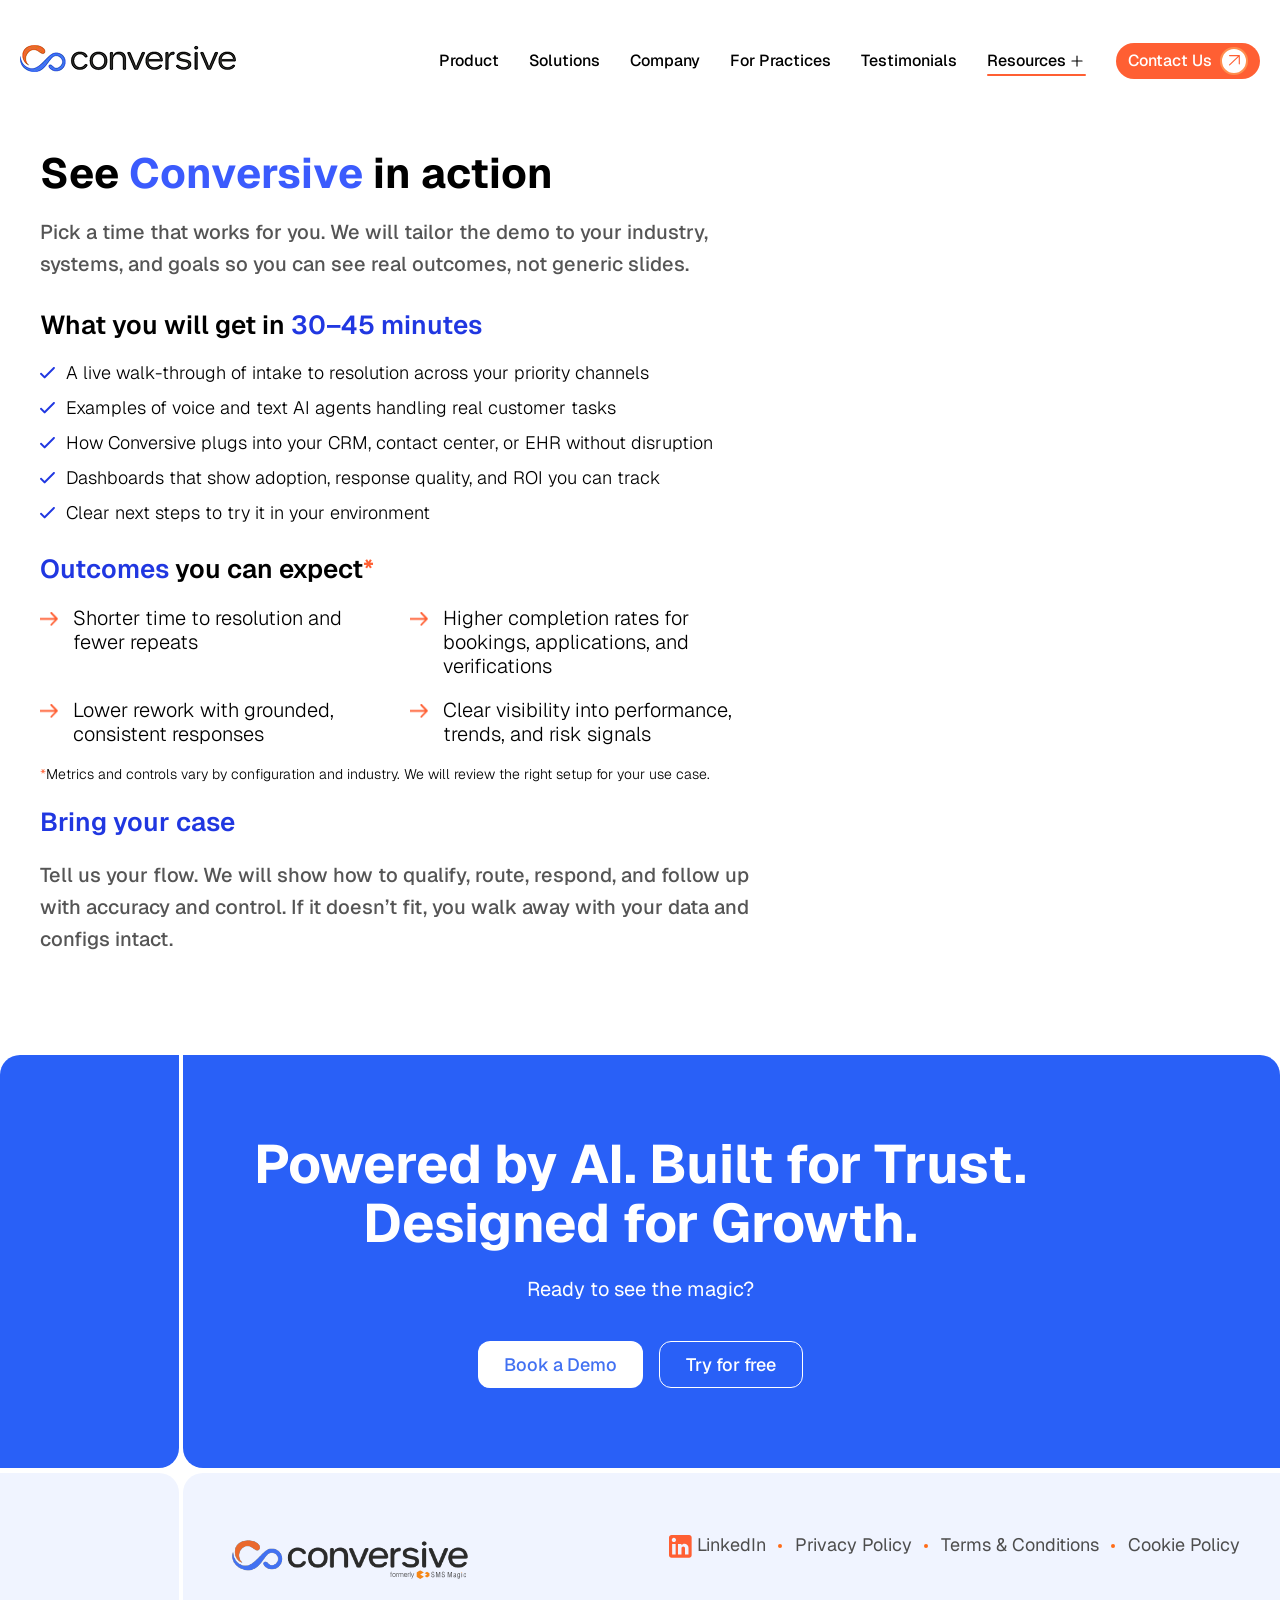
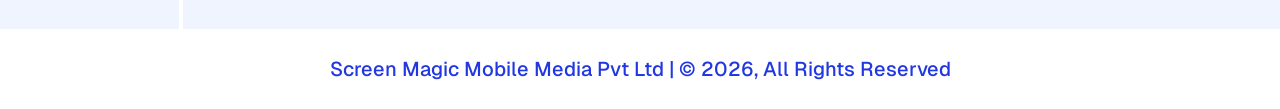
<file: demo.html>
<!DOCTYPE html>
<html class="no-js" lang="en">

<head>
  <!-- Meta Tags -->
  <meta charset="utf-8" />
  <meta http-equiv="x-ua-compatible" content="ie=edge" />
  <meta http-equiv="content-type" content="text/html;charset=utf-8" />
  <meta name="viewport" content="width=device-width, initial-scale=1" />
  <meta name="google-site-verification" content="slu8Ph2HxIn2S5bP2c09TJxh_hRqbJGFEjZdJwM_DaE" />

  <!-- SEO: Title & Description -->
  <title>Book a Demo | See Conversive AI Patient Engagement in Action</title>
  <meta name="description" content="Book a personalized 30–45 minute demo of Conversive's AI-powered patient engagement platform. See real-time intake, appointment booking, and omnichannel messaging tailored to your workflow." />
  <meta name="keywords" content="book a demo, conversive demo, patient engagement demo, healthcare AI demo, care conversations platform, book meeting" />
  <meta name="robots" content="index, follow" />
  <link rel="canonical" href="https://conversive.ai/demo.html" />

  <!-- Open Graph -->
  <meta property="og:type" content="website" />
  <meta property="og:url" content="https://conversive.ai/demo.html" />
  <meta property="og:title" content="Book a Demo | Conversive AI Patient Engagement Platform" />
  <meta property="og:description" content="Schedule a personalized demo and see how Conversive reduces no-shows, automates intake, and engages patients across SMS, WhatsApp, voice & email." />
  <meta property="og:image" content="https://conversive.ai/assets/img/conversive-hero.png" />
  <meta property="og:image:alt" content="Conversive Demo — AI Patient Engagement" />
  <meta property="og:site_name" content="Conversive" />
  <meta property="og:locale" content="en_US" />

  <!-- Twitter Card -->
  <meta name="twitter:card" content="summary_large_image" />
  <meta name="twitter:url" content="https://conversive.ai/demo.html" />
  <meta name="twitter:title" content="Book a Demo | Conversive AI Patient Engagement Platform" />
  <meta name="twitter:description" content="Schedule a personalized demo and see how Conversive reduces no-shows, automates intake, and engages patients across SMS, WhatsApp, voice & email." />
  <meta name="twitter:image" content="https://conversive.ai/assets/img/conversive-hero.png" />

  <!-- Favicon -->
  <link rel="icon" type="image/png" href="assets/img/favicon/favicon-96x96.png" sizes="96x96" />
  <link rel="icon" type="image/svg+xml" href="assets/img/favicon/favicon.svg" />
  <link rel="shortcut icon" href="assets/img/favicon/favicon.ico" />
  <link rel="apple-touch-icon" sizes="180x180" href="assets/img/favicon/apple-touch-icon.png" />
  <meta name="apple-mobile-web-app-title" content="Conversive" />
  <link rel="manifest" href="assets/img/favicon/site.webmanifest" />

  <!-- JSON-LD: Service -->
  <script type="application/ld+json">
  {
    "@context": "https://schema.org",
    "@type": "Service",
    "name": "Conversive Platform Demo",
    "description": "A personalized 30–45 minute live walk-through of Conversive's AI patient engagement platform tailored to your industry, systems, and goals.",
    "url": "https://conversive.ai/demo.html",
    "provider": {
      "@type": "Organization",
      "name": "Conversive",
      "url": "https://conversive.ai"
    },
    "offers": { "@type": "Offer", "price": "0", "priceCurrency": "USD" }
  }
  </script>

  <!-- JSON-LD: BreadcrumbList -->
  <script type="application/ld+json">
  {
    "@context": "https://schema.org",
    "@type": "BreadcrumbList",
    "itemListElement": [
      { "@type": "ListItem", "position": 1, "name": "Home", "item": "https://conversive.ai/" },
      { "@type": "ListItem", "position": 2, "name": "Book a Demo", "item": "https://conversive.ai/demo.html" }
    ]
  }
  </script>

  <link rel="preconnect" href="https://fonts.googleapis.com">
  <link rel="preconnect" href="https://fonts.gstatic.com" crossorigin>
  <link href="https://fonts.googleapis.com/css2?family=Geist:wght@100..900&display=swap" rel="stylesheet">

  <link rel="stylesheet" href="assets/css/animate.min.css" />
  <link rel="stylesheet" href="assets/css/style.css" />
  <link rel="stylesheet" href="assets/css/meanmenu.css" />

  <!-- Owl Carousel CSS -->
  <link rel="stylesheet" href="https://cdnjs.cloudflare.com/ajax/libs/OwlCarousel2/2.3.4/assets/owl.carousel.min.css" />
  <link rel="stylesheet"
    href="https://cdnjs.cloudflare.com/ajax/libs/OwlCarousel2/2.3.4/assets/owl.theme.default.min.css" />

</head>

<body>

  <!-- HEADER START -->
  <header class="aw-header-area header-absolute">
    <div class="container">
      <div class="col-12 d-flex flex-wrap align-items-center justify-content">
        <div class="logo-box">
          <a href="https://works.pivika.com/bm/conversive">
            <img src="assets/img/logo.png" alt="" />
          </a>
        </div>

        <div class="header-menu" id="headerMenu">
          <nav>
            <ul>
              <!-- <li class="current-menu-ancestor">
                         <a class="current-menu-item" href="#product">Product</a>
                      </li> -->
              <li><a href="https://works.pivika.com/bm/conversive#product">Product</a></li>
              <li><a href="https://works.pivika.com/bm/conversive#solutions">Solutions</a></li>
              <li><a href="https://works.pivika.com/bm/conversive#company">Company</a></li>
              <li><a href="https://works.pivika.com/bm/conversive#practices">For Practices</a></li>
              <li><a href="https://works.pivika.com/bm/conversive#testimonials">Testimonials</a></li>
              <li class="has-dropdown"><a href="#">Resources</a>

                        <ul class="sub-menu">
                            <li>
                               <a href="https://works.pivika.com/bm/conversive/#resources">Resources</a>
                            </li>
                            <li>
                               <a href="blogs.html">Blogs</a>
                            </li>
                           
                         </ul>
                     
                     </li>
              <li class="contact-menu">
                <!-- <a class="btn aw-btn-primary" href="contact.html">Contact Us</a> -->
                <a href="#" class="btn-demo">
                  <span class="btn-text">Contact Us</span>
                  <span class="btn-icon">
                    <img class="" data-wow-delay=".4s" src="assets/img/btn-arrow.svg" alt="" />
                  </span>
                </a>

                <ul class="sub-menu">
                  <li class="has-dropdown current-menu-ancestor">
                    <a href="tel:18885681315">US: <strong> 1-888-568-1315 </strong></a>
                  </li>
                  <li class="has-dropdown current-menu-ancestor">
                    <a href="tel:08081891305">UK:  <strong>0-808-189-1305 </strong></a>
                  </li>
                  <li class="has-dropdown current-menu-ancestor">
                    <a href="tel:1800823175">AUS: <strong>1-800-823-175 </strong></a>  
                  </li>
                  <li class="has-dropdown current-menu-ancestor">
                    <a href="tel:8956778475">IND: <strong> 8956778475 </strong></a>
                  </li>
                </ul>
              </li>

            </ul>
          </nav>
        </div>
        <div class="mobile-menu d-lg-none"></div>

        <div class="menu-bar d-lg-none">
          <button>
            <span></span>
            <span></span>
            <span></span>
            <span></span>
          </button>
        </div>
      </div>
    </div>
  </header>


  <main class="site-content" id="content">

    <section class="demo-section">
      <div class="container">

        <div class="demo-grid">

          <!-- Left Content -->
          <div class="demo-content">

            <h2>See <span>Conversive</span> in action</h2>

            <p class="intro">
              Pick a time that works for you. We will tailor the demo to your industry,
              systems, and goals so you can see real outcomes, not generic slides.
            </p>

            <h3>What you will get in <span>30–45 minutes</span></h3>

            <ul class="check-list">
              <li>A live walk-through of intake to resolution across your priority channels</li>
              <li>Examples of voice and text AI agents handling real customer tasks</li>
              <li>How Conversive plugs into your CRM, contact center, or EHR without disruption</li>
              <li>Dashboards that show adoption, response quality, and ROI you can track</li>
              <li>Clear next steps to try it in your environment</li>
            </ul>

            <h3 class="outcome-title"><span>Outcomes</span> you can expect<span class="asterisk">*</span></h3>

            <div class="outcomes">

              <div class="outcome">
                <p>Shorter time to resolution and fewer repeats</p>
              </div>

              <div class="outcome">
                <p>Higher completion rates for bookings, applications, and verifications</p>
              </div>

              <div class="outcome">
                <p>Lower rework with grounded, consistent responses</p>
              </div>

              <div class="outcome">
                <p>Clear visibility into performance, trends, and risk signals</p>
              </div>

            </div>

            <p class="note">
              <span class="asterisk">*</span>Metrics and controls vary by configuration and industry. We will review the
              right setup for your use case.
            </p>

            <h3 class="margintop"><span>Bring your case</span></h3>

            <p class="intro">
              Tell us your flow. We will show how to qualify, route, respond, and follow up with accuracy and control.
              If it doesn’t fit, you walk away with your data and configs intact.
            </p>

          </div>


          <!-- Right Calendar Image -->
          <div class="calendar-box">
            <!-- <img src="assets/img/calender.png" alt="calendar"> -->
            <!-- Start of Meetings Embed Script -->
            <div class="meetings-iframe-container"
              data-src="https://go.sms-magic.com/meetings/sms-magic/conversive?embed=true"></div>
            <script src="https://static.hsappstatic.net/MeetingsEmbed/ex/MeetingsEmbedCode.js"></script>
            <!-- End of Meetings Embed Script -->
          </div>

        </div>

      </div>
    </section>






    <!-- CTA SECTION -->

    <section class="cta-sec">
      <div class="cta-sec-content">
        <div class="wow fadeInUp" data-wow-delay=".4s">
          <h2>Powered by AI. Built for Trust. Designed for Growth.</h2>
        </div>
        <p>Ready to see the magic?</p>


        <div class="d-flex banner-btn-wrap">
          <a href="javascript:void(0);" class="btn-demo whitee open-meeting">
            <span class="btn-text">Book a Demo</span>

          </a>
          <a href="https://app.beconversive.com/app/#/sign-up" target="_blank" class="btn-demo transparent-bg">
            <span class="btn-text">Try for free</span>

          </a>

        </div>
      </div>
    </section>

    <!-- FOOTER -->

    <!-- <footer>

 <div class="container">
  <div class="footer-inner">
    <div class="footer-brand">
      <a href="#" class="logo" style="margin-bottom: 2rem; display: inline-flex;">
        <img src="assets/img/logo.png" alt="logo">  
      </a>
      <div class="social-icons">
        <a href="#" class="social-icon">
          <img src="assets/img/facebook.svg" alt="logo"> 
        </a>
        <a href="#" class="social-icon">
          <img src="assets/img/instagram.svg" alt="logo"> 
        </a>
        <a href="#" class="social-icon">
          <img src="assets/img/twetter.svg" alt="logo"> 
        </a>
      </div>
    </div>

    <div class="footer-links">
      <div class="footer-col">
        <h4>Product</h4>
        <ul>
          <li><a href="#">Lorem Ipsum</a></li>
          <li><a href="#">Lorem Ipsum</a></li>
          <li><a href="#">Lorem Ipsum</a></li>
        </ul>
      </div>
      <div class="footer-col">
        <h4>Solutions</h4>
        <ul>
          <li><a href="#">Lorem Ipsum</a></li>
          <li><a href="#">Lorem Ipsum</a></li>
          <li><a href="#">Lorem Ipsum</a></li>
          <li><a href="#">Lorem Ipsum</a></li>
          <li><a href="#">Lorem Ipsum</a></li>
        </ul>
      </div>
      <div class="footer-col">
        <h4>Resources</h4>
        <ul>
          <li><a href="#">Lorem Ipsum</a></li>
          <li><a href="#">Lorem Ipsum</a></li>
          <li><a href="#">Lorem Ipsum</a></li>
          <li><a href="#">Lorem Ipsum</a></li>
        </ul>
      </div>
      <div class="footer-col">
        <h4>Company</h4>
        <ul>
          <li><a href="#">Lorem Ipsum</a></li>
          <li><a href="#">Lorem Ipsum</a></li>
          <li><a href="#">Lorem Ipsum</a></li>
        </ul>
      </div>
    </div>

    </div>

  </div>


    <div class="container">
      <div class="copyright-bar">
         <p>All rights reserved by SMS Magic | Copyright 2024</p>
         <div class="footer-legal">
            <a href="#">Privacy Policy</a>
            <span>·</span>
            <a href="#">Terms & Conditions</a>
         </div>
      </div>
   </div>
</footer> -->


    <footer>

      <div class="container">
        <div class="footer-inner">
          <div class="footer-brand">
            <a href="https://works.pivika.com/bm/conversive" class="logo">
              <img src="assets/img/conversive-formerly-logo.svg" alt="conversive">
            </a>

          </div>

          <div class="footer-links">
            <div class="footer-menu">
              <ul>
                <li><a href="https://www.linkedin.com/company/screen-magic-media/" target="_blank"><img
                      src="assets/img/linkdin.svg" alt="logo"> LinkedIn</a></li>
                <li><a href="privacy-policy.html">Privacy Policy</a></li>
                <li><a href="terms-&-conditions.html">Terms & Conditions</a></li>
                <li><a href="cookie-policy.html">Cookie Policy</a></li>
              </ul>
            </div>
          </div>

        </div>

      </div>


    </footer>

    <div class="container">
      <div class="footcopy-two">
        <p>Screen Magic Mobile Media Pvt Ltd | © 2026, All Rights Reserved</p>
      </div>
    </div>


  </main>

  <div class="modal meeting-modal" aria-hidden="true">
    <div class="modal__backdrop" data-close></div>
    <div class="modal__panel" role="dialog" aria-modal="true" aria-label="Book a meeting">
        <button class="modal__close" type="button" data-close aria-label="Close">✕</button>
        <div class="modal__body">
          <div class="meetings-iframe-container"
              data-src="https://go.sms-magic.com/meetings/sms-magic/conversive?embed=true"></div>
        </div>
    </div>
  </div>

  <!-- Script -->
  <!-- <script src="assets/js/jquery-3.7.0.min.js"></script> -->

  <script src="https://code.jquery.com/jquery-3.6.0.min.js"></script>

  <!-- for animation -->
  <script src="assets/js/lenis.min.js"></script>
  <script src="assets/js/gsap.min.js"></script>
  <script src="assets/js/ScrollTrigger.min.js"></script>
  <script src="assets/js/wow.min.js"></script>
  <!-- Owl Carousel JS -->
  <script src="https://cdnjs.cloudflare.com/ajax/libs/OwlCarousel2/2.3.4/owl.carousel.min.js"></script>
  <!-- for animation end -->
  <script src="assets/js/meanmenu.js"></script>

  <script src="https://static.hsappstatic.net/MeetingsEmbed/ex/MeetingsEmbedCode.js"></script>

  <script src="assets/js/main.js"></script>

</body>

</html>
</file>
<file: assets/css/style.css>
* {
    margin: 0;
    padding: 0;
    -webkit-box-sizing: border-box;
    box-sizing: border-box;
    scrollbar-width: thin;
}
:root {
	/* ------ @font family ---------- */
	--aw-ff-body: "Geist", sans-serif;
	--aw-ff-heading: "Geist", sans-serif;
	--aw-ff-fontawesome: "Font Awesome 6 Pro";
	/* --------@color ------------- */
	--aw-body: #dddddd;
	--aw-white: #ffffff;
	--aw-black: #000;
	--aw-paragraph: #33475B;
	--aw-blacksecond: #C9DDFF;
	--aw-theme-primary: #168df1;
	--aw-theme-secondary: #FF5F33;
  --aw-theme-blue: #2037E1;
	
	/* --- @font weight declaration -------- */
	--aw-fw-normal: normal;
	--aw-fw-elight: 200;
	--aw-fw-light: 300;
	--aw-fw-regular: 400;
	--aw-fw-medium: 500;
	--aw-fw-sbold: 600;
	--aw-fw-bold: 700;
	--aw-fw-ebold: 800;
	--aw-fw-black: 900;
	/* -------@font size declaration -------------- */
	--aw-fz-body: 18px;
	--aw-nav-btn: 16px;
	--aw-fz-p: 20px;
	--aw-fz-h1: 62px;
	--aw-fz-h2: 54px;
	--aw-fz-h3: 55px;
	--aw-fz-h4: 24px;
	--aw-fz-h5: 22px;
	--aw-fz-h6: 18px;
	--aw-fz-sub-title: 40px;
	--aw-tab-h1: 50px;
	--aw-mob-h1: 40px;
	--aw-tab-h2: 45px;
	--aw-mob-h2: 32px;
	--aw-tab-h3: 40px;
	--aw-mob-h3: 30px;
	--aw-tab-sub-title: 35px;
	--aw-mob-sub-title: 26px;
	--aw-mob-fz-p: 16px;
	--aw-mob-fz-h4: 20px;
}

* {
	margin: 0;
	padding: 0;
	-webkit-box-sizing: border-box;
	box-sizing: border-box;
	scrollbar-width: thin;
	scrollbar-color: var(--aw-thumb) var(--aw-black);
}
::-webkit-scrollbar {
	height: 4px;
	width: 4px;
	background: var(--aw-black);
}
::-webkit-scrollbar-thumb {
	background: var(--aw-theme-primary);
	-webkit-border-radius: 1ex;
	-webkit-box-shadow: 0px 0px 0px rgba(0, 0, 0, 0.75);
}
::-webkit-scrollbar-corner {
	background: transparent;
}

/* html {
  scroll-behavior: smooth;
} */

html,
body {
	min-height: 100%;
	overflow-x: hidden;
	font-family: var(--aw-ff-body);
	font-optical-sizing: auto;
	font-weight: 500;
	font-style: normal;
}
img {
	max-width: 100%;
}
body {
	font-family: var(--aw-ff-body);
	font-size: var(--aw-fz-body);
	font-weight: var(--aw-fw-regular);
	color: var(--aw-body);
	background-color: var(--aw-theme-accent-1);
}
html.lenis,
html.lenis body {
	height: auto;
}
.lenis.lenis-smooth {
	scroll-behavior: auto !important;
}
.lenis.lenis-smooth [data-lenis-prevent] {
	-ms-scroll-chaining: none;
	overscroll-behavior: contain;
}
.lenis.lenis-stopped {
	overflow: hidden;
}
.lenis.lenis-scrolling iframe {
	pointer-events: none;
}

h1,
h2,
h3,
h4,
h5,
h6 {
	font-family: var(--aw-ff-heading);
	font-weight: var(--aw-fw-medium);
	line-height: 1.2;
	color: var(--aw-black);
	margin-bottom: 15px;
}

h1 {
	font-size: var(--aw-fz-h1);
	line-height: 110%;
	font-weight: var(--aw-fw-bold);
}
h2 {
	font-size: var(--aw-fz-h2);
	line-height: 110%;
	font-weight: var(--aw-fw-bold);
}
h3 {
	font-size: var(--aw-fz-h3);
}
h4 {
	font-size: var(--aw-fz-h4);
}
h5 {
	font-size: var(--aw-fz-h5);
}
h6 {
	font-size: var(--aw-fz-h6);
}
p{
	font-family: var(--aw-ff-heading);
	font-weight: var(--aw-fw-medium);
	font-size: var(--aw-fz-p);
	color: var(--aw-paragraph);
	line-height: 120%;
}

h1 > a,
h2 > a,
h3 > a,
h4 > a,
h5 > a,
h6 > a {color: inherit; font-size: inherit; font-family: inherit; font-weight: inherit; text-decoration: none;}

a:hover {text-decoration: none;}

a h1:hover,
a h2:hover,
a h3:hover,
a h4:hover,
a h5:hover,
a h6:hover {text-decoration: none;}


.site-content {
	overflow: hidden;
}
.ul-reset {
	margin: 0;
	padding: 0;
	list-style: none;
}
@media (max-width:1199px){
  h1{
	font-size: var(--aw-tab-h1);
	line-height: 60px;
  }

  h2{
	font-size: var(--aw-tab-h2);
	line-height: 55px;
  }
  h3{
	font-size: var(--aw-tab-h3);
	line-height: 45px;
  }
  /* h5{
	font-size: var(--aw-tab-sub-title) !important;
	line-height: 40px;
  } */
}

@media (max-width:767px){
	h1{
		font-size: var(--aw-mob-h1);
		line-height: 50px;
	  }
	  h2{
		font-size: var(--aw-mob-h2);
		line-height: 37px;
	  }
	  h3{
		font-size: var(--aw-mob-h3);
		line-height: 40px;
	  }
	  h4{
		font-size: var(--aw-mob-fz-h4);
	  }
	  h5{
		font-size: var(--aw-mob-sub-title) !important;
		line-height: 32px;
	  }
	  p{
		font-size: var(--aw-mob-fz-p);
		line-height: 28px;
	  }
}

/* ===== grid ===== */

.container {
    max-width: 1320px;
    margin-right: auto;
    margin-left: auto;
	padding-left: 20px;
	padding-right: 20px;
}
.d-flex {
    display: flex!important;
}
.flex-wrap {
    flex-wrap: wrap!important;
}
.align-items-center {
    align-items: center!important;
}
.justify-content{
	justify-content: space-between !important;
}
.text-center{
	text-align: center;
}
.col-12 {
    flex: 0 0 auto;
    width: 100%;
}



/* Button */
.aw-btn-primary {
	text-decoration: none;
	display: -webkit-inline-box;
	display: -ms-inline-flexbox;
	display: inline-flex;
	gap: 10px;
	-webkit-box-align: center;
	-ms-flex-align: center;
	align-items: center;
	-webkit-box-pack: center;
	-ms-flex-pack: center;
	justify-content: center;
	font-size: var(--aw-nav-btn);
	line-height: 1;
	font-weight: var(--aw-fw-medium);
	color: var(--aw-white);
	text-transform: capitalize;
	background-size: 200%;
	background-image: -webkit-gradient(
		linear,
		left top,
		right top,
		from(var(--aw-theme-secondary)),
		color-stop(51%, var(--aw-theme-secondary)),
		to(var(--aw-theme-secondary))
	);
	background-image: -o-linear-gradient(
		-45deg,
		var(--aw-theme-secondary) 0%,
		var(--aw-theme-secondary) 51%,
		var(--aw-theme-secondary) 100%
	);
	background-image: linear-gradient(
		-45deg,
		var(--aw-theme-secondary) 0%,
		var(--aw-theme-secondary) 51%,
		var(--aw-theme-secondary) 100%
	);
	border: none;
	border-radius: 10px;
	padding: 17px 35px;
	-webkit-transition: 0.4s;
	-o-transition: 0.4s;
	transition: 0.4s;
}
.aw-btn-primary i {
	-webkit-transform: rotate(-45deg);
	-ms-transform: rotate(-45deg);
	transform: rotate(-45deg);
	-webkit-transition: 0.4s;
	-o-transition: 0.4s;
	transition: 0.4s;
}
.aw-btn-primary:hover {
	background-position: -100%;
}
.aw-btn-primary:hover i {
	-webkit-transform: rotate(0);
	-ms-transform: rotate(0);
	transform: rotate(0);
}

@-webkit-keyframes animate-pulse {
	0% {
		box-shadow: 0 0 0 0 rgba(255, 255, 255, 0.2),
			0 0 0 0 rgba(255, 255, 255, 0.2);
	}
	40% {
		box-shadow: 0 0 0 20px rgba(255, 255, 255, 0),
			0 0 0 0 rgba(255, 255, 255, 0.2);
	}
	80% {
		box-shadow: 0 0 0 20px rgba(255, 255, 255, 0),
			0 0 0 20px rgba(255, 255, 255, 0);
	}
	100% {
		box-shadow: 0 0 0 0 rgba(255, 255, 255, 0),
			0 0 0 20px rgba(255, 255, 255, 0);
	}
}

@keyframes animate-pulse {
	0% {
		box-shadow: 0 0 0 0 rgba(255, 255, 255, 0.2),
			0 0 0 0 rgba(255, 255, 255, 0.2);
	}
	40% {
		box-shadow: 0 0 0 20px rgba(255, 255, 255, 0),
			0 0 0 0 rgba(255, 255, 255, 0.2);
	}
	80% {
		box-shadow: 0 0 0 20px rgba(255, 255, 255, 0),
			0 0 0 20px rgba(255, 255, 255, 0);
	}
	100% {
		box-shadow: 0 0 0 0 rgba(255, 255, 255, 0),
			0 0 0 20px rgba(255, 255, 255, 0);
	}
}


/* ===== hero-area ===== */

.site-bg{
	background-color: #0e0c17;
}
.hero-pad{
	padding: 80px 0 0px;
}
.home-hero-section{
	position: relative;
	overflow: hidden;
	background-position: top right;
    background-size: cover;
    background-repeat: no-repeat;
}
.home-hero-section .ban-man{
	position: absolute;
	top: 10%;
	left: 0;
}
.home-hero-section .ban-ai{
	position: absolute;
	top: 20%;
	left: auto;
	right: 0;
}
.home-hero-section .ban-fold{
	position: absolute;
	top: 11%;
	left: auto;
	right: 7%;
	border-radius: 50%;
	animation: animate-pulse 3s linear infinite;
}
.home-hero-section .ban-lap{
	position: absolute;
	top: 25%;
	left: 10%;
	border-radius: 50%;
	animation: animate-pulse 3s linear infinite;
}

.hero-button{
	transform: translateY(-32px);
}

.home-hero-section::before{
	left: auto;
    top: auto;
	bottom: 0;
    right: 0;
	width: 20%;
    height: 20%;
	-webkit-filter: blur(300px);
    filter: blur(300px);
}
.home-hero-section::after{
	top: auto;
    bottom: 0;
    left: 0;
	-webkit-filter: blur(400px);
    filter: blur(400px);
	width: 20%;
    height: 20%;
}


/* ===== m ====== */
.banner-wrapper{
	display: grid;
	grid-template-columns: repeat(2, minmax(0, 1fr));
	align-items: center;
	column-gap: 1.5rem;
	row-gap: .5rem;
}

.banner-btn-wrap{
	gap: 8px;
	padding: 40px 0 0px;
}

@media (max-width: 991px){
	.banner-wrapper {
		grid-template-columns: repeat(1, minmax(0, 1fr));
		column-gap: 1.5rem;
		row-gap: .5rem;
	}
}

@media (min-width:1700px){
	.home-hero-section .ban-fold {
		right: 14%;
	}
}
@media (max-width:1199px){
	.home-hero-section .ban-man {
		max-width: 50px;
		width: 100%;
		top: 9%;
	}
	.home-hero-section .ban-lap {
		top: 15%;
		left: 4%;
		max-width: 50px;
		width: 100%;
	}
	.home-hero-section .ban-ai {
		top: 19%;
		right: 0;
		max-width: 64px;
		width: 100%;
	}
	.home-hero-section .ban-fold {
		top: 12%;
		right: 3%;
		max-width: 50px;
		width: 100%;
	}
	.hero-pad {
		padding: 38px 0 0px;
	}
	
}
@media (max-width:767px){
	.hero-pad {
		padding: 130px 0 50px;
	}
	.home-hero-section .ban-man {
		max-width: 28px;
	}
	.home-hero-section .ban-lap {
		top: 17%;
		max-width: 26px;
	}
	.home-hero-section .ban-fold {
		max-width: 26px;
	}
	.home-hero-section .ban-ai {
		max-width: 36px;
	}
	
	.home-hero-section::before{
		content: "";
		width: 60%;
		height: 30%;
	}
	.home-hero-section::after{
		content: "";
		width: 60%;
		height: 30%;
	}
	.home-hero-section .ban-fold {
		top: 9%;
	}
}


/* === button ======= */
.btn-demo {
    display: inline-flex;
    align-items: center;
    gap: 12px;
    padding: 11px 26px !important;
    background: var(--aw-theme-secondary);
    color: var(--aw-white) !important;
    border-radius: 12px;
    font-weight: 500;
    text-decoration: none;
    transition: all 0.35s ease;
    position: relative;
    overflow: hidden;
}

.btn-demo::before {
    content: "";
    position: absolute;
    top: 0;
    left: -100%;
    width: 100%;
    height: 100%;
    background: linear-gradient(
        120deg,
        transparent,
        rgba(255,255,255,0.4),
        transparent
    );
    transition: all 0.6s ease;
}

.btn-demo:hover::before {
    left: 100%;
}

.btn-text{
	font-size: 18px;
}

/* Icon circle */
.btn-icon {
    width: 28px;
    height: 28px;
    background: var(--aw-white);;
    border-radius: 50%;
    display: flex;
    align-items: center;
    justify-content: center;
    transition: all 0.35s ease;
	border: 2px solid #FF8E4E;
}

/* Hover effect */
.btn-demo:hover {
    transform: translateY(-4px);
    box-shadow: 0 12px 30px rgba(255,106,61,0.35);
    background: #e85a2f;
}

/* Arrow animation */
.btn-demo:hover .btn-icon {
    transform: translateX(4px);
    background: var(--aw-white);
}

/* Optional subtle click effect */
.btn-demo:active {
    transform: translateY(-1px);
}

.transparent-bg{
	border: 1px solid var(--aw-theme-secondary);
	background: transparent;
	color: var(--aw-black) !important;
}

.transparent-bg:hover{
	color: var(--aw-white) !important;
}


/* ========== trasted ========== */
.trusted-section {
  background: #F8F8F8;
  overflow: hidden;
  padding: 48px 0 38px;
}

.trusted-title {
  text-align: center;
  font-size: 24px;
  font-weight: 700;
  margin-bottom: 20px;
  color: #4A5565;
}

.logo-item {
  display: flex;
  align-items: center;
  justify-content: center;
  height: 100px;
}

.logo-item img {
  max-height: 60px;
  width: auto;
  opacity: 1;
  transition: 0.3s ease;
}

.logo-item img:hover {
  opacity: 1;
}

.owl-carousel .owl-stage {
  display: flex;
  align-items: center;
}


/* ========== healthcare ========== */
.healthcare-section{
	background: #2960F70A;
	padding: 80px 0 90px;
}
.healthcare-title{
	max-width: 922px;
	width: 100%;
	text-align: center;
	margin: 0 auto;
}

.section-sub-heading{
	font-size: 18px;
	font-weight: 400;
	line-height: 110%;
	color: #364153;
	text-align: center;
	padding-top: 22px;
	    padding-bottom: 55px;
}

.convert-section {
  overflow: hidden;
}

/* Full width slide background */
.convert-slide {
    background-image: url("../img/healthcare-card-bg.png");
    background-repeat: no-repeat;
    background-position: left center;
    background-size: cover;
    border-radius: 50px;
    min-height: 612px;
	display: flex;
    align-items: center;
    justify-content: center;
    flex-wrap: wrap;
    padding: 0 20px;
	    box-shadow: 0 8px 15px rgba(66, 113, 242, 0.48);
}

.healthcare-slide-inner {
  width: 100%;
  padding: 50px 50px;
  display: flex;
  justify-content: space-between;
  align-items: center;
  gap: 80px;
}

.convert-carousel.owl-carousel .owl-item {
    padding: 0px 0.8% !important;
}

@media (min-width:1700px){
.convert-carousel.owl-carousel .owl-item {
    padding: 0px 1% !important;
}
.card-content h3 {
    max-width: 100% !important;
  }	
}

.healthcare-slide-title h3{
	font-size: 64px;
	color: #2037E1;
	line-height: 110%;
	font-weight: var(--aw-fw-bold);
	max-width: 300px;
    width: 100%;
}


.healthcare-slide-features{
	    display: flex;
    flex-direction: column;
    gap: 20px;
}


.feature-box {
	 display: flex;
  align-items: center;
  gap: 20px;
  padding: 16px 30px;
  border-radius: 9px;
  background: var(--aw-white);
  border: 1px solid #2960F7;
  max-width: 435px;
  width: 100%;
}

.feature-cont{
  flex: 1;
}

.feature-box img{
	width: 55px;
	height: 55px;
}
.feature-cont p{
	color: var(--aw-black);
	font-size: 23px;
	font-weight: var(--aw-fw-sbold);
	line-height: 110%;
	max-width: 260px;
    width: 100%;
}
.convert-carousel .owl-stage-outer{
	padding-bottom: 47px;
}

@media (max-width:767px){
	.healthcare-slide-inner {
    padding: 30px 20px;
    gap: 40px;
    flex-direction: column;
}

.healthcare-slide-title h3 {
    font-size: 40px;
}
}

/* ======== patient =========== */
.patient-sec{
	background: #E4EFFF;
}
.patient-video{
	 width: 100%;
  max-width: 800px; /* optional */
  margin: 0 auto -100px;
}
.patient-video video {
  width: 100%;
  height: auto;
  display: block;
}

.patient-sec h2{
	max-width: 819px;
}


/* ============ vertical tab ========= */

 .vertical-tabs-section {
  padding: 0px 0 80px;
  position: relative;
}

.tabs-wrapper {
  display: flex;
  align-items: flex-start;
  gap: 30px;
}
.tabs-nav-outer{
    width: 255px;
}
/* LEFT NAV */
.tabs-nav {
	width: 255px;
	padding-top: 96px;
  position: relative; /* JS will control this */
}

.tab-btn {
    display: block;
    width: 100%;
    font-size: 18px;
    font-weight: 500;
    font-family: var(--aw-ff-body);
    color: #4A5565;
    padding: 12px 24px;
    margin-bottom: 18px;
    border-radius: 6px;
    border: 1px solid #2037E1B2;
    background: #fff;
    cursor: pointer;
    transition: 0.3s;
    text-align: left;
}

.tab-btn:hover {
  background: #2037E1;
  color: #fff;
}

.tab-btn.active {
  background: #2037E1;
  color: #fff;
}

/* RIGHT CONTENT */
.tabs-content {
  flex: 1;
}

.patient-tabcontent {
  padding-top: 96px;
}

.patient-tabcont-inner {
    background-image: url("../img/patient-bg.png");
    background-repeat: no-repeat;
    background-position: left center;
    background-size: cover;
    border-radius: 50px;
    min-height: 543px;
    display: flex;
    align-items: center;
    justify-content: center;
    flex-wrap: wrap;
    padding: 0 20px;
    position: relative;
    /* box-shadow: 0 8px 15px rgba(66, 113, 242, 0.48); */
}

.patient-tabcont-inner{
	display: flex;
	justify-content: space-between;
}
.patient-tab-img{
	    margin-top: auto;
    padding-bottom: 0px;
	    max-width: 70%;
}

.patient-tab-details{
	max-width: 30%;
	margin-bottom: auto;
	    padding: 45px;
}
.patient-social ul li{
	display: inline-block;
}

.patient-tab-details h3{
	color: #2037E1;
	font-size: 28px;
	line-height: 110%;
	font-weight: var(--aw-fw-bold);
}

.patient-tab-details p {
    font-size: 16px;
    font-weight: var(--aw-fw-regular);
    line-height: 125%;
    /* max-width: 250px; */
    width: 100%;
    padding: 0 0 16px;
}

.patient-social ul{
	display: flex;
    gap: 10px;
}
.patient-tab-details h5{
	display: inline-block;
    color: #4271F2;
    font-size: 12px;
    text-transform: uppercase;
    padding-left: 3px;
	    margin-bottom: 5px;
}
.pat-cat img{
	vertical-align: middle;
}

.patient-tabcontent:nth-child(even) .patient-tabcont-inner{
    flex-direction: row-reverse;
}

.patient-tabcontent:nth-child(even) .patient-tabcont-inner .patient-tab-details {
    text-align: right;
}

.patient-tabcontent:nth-child(even) .patient-tabcont-inner .patient-tab-details .patient-social ul {
    justify-content: flex-end;
}


@media (min-width:1200px){
  .patient-tab-img {
    margin-top: 0;
    padding-bottom: 0px;
    max-width: 74%;
    position: absolute;
    bottom: 0;
    right: 0;
}

       
#tab1 .patient-tab-img {
 bottom: -6px;
}
#tab2 .patient-tab-img {
        bottom: 10px;
        right: auto;
        left: 7%;
}

#tab3 .patient-tab-img {
        bottom: 31px;
        right: 25px;
}

#tab4 .patient-tab-img {
               bottom: -17px;
        right: auto;
               left: 3%;
                max-width: 73%;
}

#tab5 .patient-tab-img {
             bottom: 42px;
        right: 15px;        
}

#tab6.patient-tabcontent:nth-child(even) .patient-tabcont-inner {
    flex-direction: row;
}

#tab6.patient-tabcontent:nth-child(even) .patient-tabcont-inner .patient-tab-details {
    text-align: left;
}
#tab6.patient-tabcontent:nth-child(even) .patient-tabcont-inner .patient-tab-details .patient-social ul {
    justify-content: flex-start;
}

#tab6 .patient-tab-img {
        bottom: 9px;
        right: 4%;          
}

#tab7 .patient-tab-img {
         bottom: 10px;
        right: 5%;        
}

#tab8 .patient-tab-img {
            max-width: 75%;
        bottom: 55px;
        right: auto;
        left: 8px;         
}

}

@media (min-width:1200px) and (max-width:1299px){
  #tab1 .patient-tab-img {
    bottom: 10px;
}
#tab2 .patient-tab-img {
    bottom: 8px;
}
#tab3 .patient-tab-img {
    right: 14px;
}
#tab4 .patient-tab-img {
    bottom: 0px;
}
#tab6 .patient-tab-img {
    bottom: 10px;
    right: 7%;
}
#tab7 .patient-tab-img {
    bottom: 9px;
    right: 5%;
}
}



/* MOBILE - no sticky */
@media (max-width: 992px) {
.tabs-nav-outer {
    width: 100%;
}
  .tabs-wrapper {
    flex-direction: column;
  }

  .tabs-nav {
    width: 100%;
    position: relative !important;
    display: flex;
    overflow-x: auto;
    gap: 10px;
  }

  .tab-btn {
    white-space: nowrap;
  }

  .patient-tabcontent {
    display: none;
    margin-bottom: 40px;
    min-height: auto;
  }

  .patient-tabcontent.active {
    display: block;
  }

  .patient-tabcontent {
    padding-top: 0px;
}
.patient-tabcont-inner {
    flex-direction: column;
}
.patient-tab-details {
    max-width: 100%;
    padding: 20px 0px;
}
.patient-tab-details h5 {
    font-size: 12px !important;
}
.patient-tab-img {
    padding-bottom: 12px;
    max-width: 100%;
}
.tab-btn {
    font-size: 16px;
    padding: 12px 14px;
}
.tabs-wrapper {
    gap: 8px;
}

}


/* ======= conversive-sec ========== */
.conversive-sec{
	background: #EBF6FF;
	padding: 80px 0;
}
.conversive-sec .section-sub-heading {
    max-width: 542px;
    width: 100%;
    margin: 0 auto;
    line-height: 125%;
}

.conversive-card-outer{
  display: flex;
  flex-direction: column;
  gap:30px;
}

.conversive-card {
    background-image: url("../img/conversive-bg-1.png");
    background-repeat: no-repeat;
    background-position: left center;
    background-size: cover;
    border-radius: 50px;
  min-height: fit-content;
    display: flex;
    align-items: center;
    justify-content: center;
    flex-wrap: wrap;
    padding: 0 20px;
    overflow: hidden;
    /* box-shadow: 0 8px 15px rgba(66, 113, 242, 0.48); */
}

 .conversive-card-outer .conversive-card:nth-child(even){
    flex-direction: row-reverse;
}

.conversive-content{
	max-width: 50%;
	width: 100%;
	    padding: 20px 50px;
}
.conversive-img{
	max-width: 50%;
	width: 100%;
	margin-top: auto;
}
.conversive-img img{
	vertical-align: bottom;
}
.conversive-content h3{
	color: #151515;
	font-size: 48px;
	font-weight: 700;
	line-height: 110%;
	max-width: 300px;
	width: 100%;
}

.conversive-content p{
  color: #151515;
	font-size: 20px;
	font-weight: 400;
	line-height: 130%;
	max-width: 360px;
	width: 100%;
}


/* ========== enterprise-section =========== */
.enterprise-section{
	background: var(--aw-white);
	padding: 80px 0;
}

.enterprise-card {
    background-image: url("../img/enterprice-bg.png");
    background-repeat: no-repeat;
    background-position: left center;
    background-size: cover;
    border-radius: 50px;
    min-height: 336px;
    display: flex;
    align-items: center;
    justify-content: space-evenly;
    flex-direction: column;
    padding: 22px 32px;
    box-shadow: 0 2px 13px rgba(66, 113, 242, 0.10);
}

.enter-icon-circle {
    width: 128px;
    height: 128px;
    border-radius: 100%;
    background: #E3EFFF;
    display: flex;
    align-items: center;
    justify-content: center;
}

.enterprise-card h4{
	color: #585858;
	font-size: 26px;
	font-weight: 600;
	line-height: 110%;
	text-align: center;
	margin: 0px;
}

.enterprise-card-wrapper{
	display: grid;
	grid-template-columns: repeat(4, 1fr);
	gap: 45px;
}
.enterprise-section h2{
	    max-width: 970px;
}

/* Desktop (like your design) */
@media (max-width: 1200px) {
  .enterprise-card-wrapper{
	grid-template-columns: repeat(3, 1fr);
  }
}

@media (max-width: 992px) {
 .enterprise-card-wrapper{
	grid-template-columns: repeat(3, 1fr);
  }
}

@media (max-width: 576px) {
  .enterprise-card-wrapper{
	grid-template-columns: repeat(1, 1fr);
  }
}

/* ── TESTIMONIAL CARD ── */

.testimonial-wrapper{
	padding-top: 100px;
	padding-bottom: 100px;
}
.testimonial-card {
    background: url(../img/testimonial-bg.png);
    border-radius: 24px;
    max-width: 1186px;
    width: 100%;
    position: relative;
    overflow: hidden;
    box-shadow: 0 8px 40px rgba(43, 92, 230, 0.1);
    animation: fadeUp 0.7s ease both;
    margin: 0 auto;
}

.testimonial-card:after{
	content: '';
	position: absolute;
	top: 0;
	right: 0;
	 width: 360px;
    height: 360px;
	background: url(../img/cottation.svg);
	background-repeat: no-repeat;
	background-size: contain;
}

  @keyframes fadeUp {
    from { opacity: 0; transform: translateY(24px); }
    to { opacity: 1; transform: translateY(0); }
  }

  /* Decorative watermark circle */
  
  .testimonial-card-slide{
	max-width: 1000px;
	width: 100%;
	margin: 0 auto;
	padding: 75px 40px;
  }
  /* BioSpine Logo */
  .client-logo {
    display: flex;
    align-items: center;
    gap: 10px;
    margin-bottom: 2.5rem;
  }

  .logo-icon {
    width: 48px;
    height: 56px;
  }

  .logo-text-wrap {
    display: flex;
    flex-direction: column;
    line-height: 1.1;
  }

  /* Quote */
  .testimonial-quote {
    font-size: 45px;
    font-weight: 600;
    color: #191919;
    line-height: 125%;
    margin-bottom: 2.5rem;
    max-width: 100%;
    position: relative;
    z-index: 1;
}

  /* Author */
  .author {
    display: flex;
    align-items: center;
    gap: 1rem;
    position: relative;
    z-index: 1;
  }

  .author-avatar {
    width: 88px;
    height: 92px;
    border-radius: 50%;
    object-fit: cover;
    flex-shrink: 0;
    display: flex;
    align-items: center;
    justify-content: center;
    overflow: hidden;
  }

  /* Placeholder avatar SVG person */
  .author-avatar svg {
    width: 40px;
    height: 40px;
    fill: rgba(255,255,255,0.9);
  }


  .author-name {
    font-size: 30px;
    font-weight: 700;
    color: #2960F7;
    margin-bottom: 0.2rem;
  }

  .author-title {
    font-size: 20px;
    color: #2960F7;
    opacity: 1;
    line-height: 1.4;
    font-weight: 400;
}

.modal { position: fixed; inset: 0; display: none; z-index: 9999; }
.modal.is-open { display: block; }
.modal__backdrop { position: absolute; inset: 0; background: rgba(0,0,0,0.55); }
.modal__panel {
position: relative;
width: min(900px, 92vw);
height: min(720px, 86vh);
margin: 6vh auto 0;
background: #fff;
border-radius: 12px;
overflow: hidden;
}
.modal__close {
    position: absolute;
    top: 12px;
    right: 12px;
    z-index: 10;

    width: 36px;
    height: 36px;

    display: flex;
    align-items: center;
    justify-content: center;

    background: rgba(0,0,0,0.6);
    color: #ffffff;

    border-radius: 50%;
    border: none;

    font-size: 18px;
    line-height: 1;

    cursor: pointer;
    transition: all 0.25s ease;
}

.modal__close:hover {
    background: rgba(0,0,0,0.85);
    transform: scale(1.08);
}
.modal__body, .meetings-iframe-container { height: 100%; }
.meetings-iframe-container iframe {
width: 100% !important;
height: 100% !important;
border: 0 !important;
}

  /* ── RESPONSIVE ── */
  @media (max-width: 1199px){
    .testimonial-wrapper {
    padding-top: 30px;
    padding-bottom: 40px;
   }
  }

  @media (max-width: 768px) {
    .nav-links, .btn-contact { display: none; }
    .hamburger { display: flex; }

    .testimonial-card::after,
    .testimonial-card::before { display: none; }
  }

  @media (max-width: 480px) {
    .page-wrapper { padding: 2rem 4%; }
    .testimonial-card { padding: 1.75rem; border-radius: 18px; }
    .author-avatar { width: 52px; height: 52px; }
    .author-name { font-size: 0.95rem; }
    .author-title { font-size: 0.82rem; }
  }


  @media (min-width:1200px){
    .conversive-content {
    max-width: 45%;
}
.conversive-img {
    max-width: 55%;
}
.conversive-img.conversive-imgone {
    margin-bottom: 20px;
}
.conversive-img.conversive-imgfour {
    margin-bottom: 21px;
}
.conversive-img.conversive-imgtwo {
    margin-bottom: 13px;
}

}

/*==== resource ===== */

.resource-card {
  background: #ffffff;
  border-radius: 20px;
  overflow: hidden;
  box-shadow: 0 3px 15px rgba(66, 113, 242, 0.28);
  transition: 0.3s ease;
  display: flex;
  flex-direction: column;
}

.resource-card:hover {
  transform: translateY(-8px);
  box-shadow: 0 6px 15px rgba(66, 113, 242, 0.38);
}

/* Image */
.card-image {
  height: 240px;
  overflow: hidden;
}

.card-image img {
  width: 100%;
  height: 100%;
  object-fit: cover;
  display: block;
}

/* Content */
.card-content {
  padding: 30px;
}

.card-content h3 {
  font-size: 22px;
  font-weight: 700;
  line-height: 110%;
  margin-bottom: 16px;
  color: #1F1F1F;
  max-width: 100%;
    width: 100%;
        min-height: 76px;
}

.card-content p {
    font-size: 13px;
    font-weight: 300;
    line-height: 19px;
    color: #414141;
    margin-bottom: 20px;
}

/* Button */
.download-btn {
  display: inline-block;
  padding: 10px 22px;
  background: #ffe5dd;
  color: #ff6a3d;
  border-radius: 30px;
  font-size: 14px;
  font-weight: 500;
  text-decoration: none;
  transition: 0.3s ease;
}

.download-btn:hover {
  background: #ff6a3d;
  color: #fff;
}

.resources-carousel.owl-carousel .owl-stage-outer {
    padding: 20px 0 40px;
}

.resources-carousel{
	padding-left: 8%;
}


/* ====== cta section ========== */

  .cta-sec {
    display: flex;
    align-items: center;
    justify-content: center;
    text-align: center;
    padding: 80px 0px 80px;
    position: relative;
    overflow: hidden;
    margin-bottom: 5px;
  }

 .cta-sec::before {
    content: '';
    position: absolute;
    right: 0;
    top: 0;
    bottom: 0;
    width: 85.7%;
    border-radius: 0 20px 0px 20px;
    background: #2960F7;
}

  .cta-sec::after {
    content: '';
    position: absolute;
    left: 0;
    top: 0;
    bottom: 0;
    width: 14%;
    background: #2960F7;
    border-radius: 20px 0px 20px 0;
}

@media (max-width:1024px){
  .cta-sec::after {
    width: 4%;
     border-radius: 10px 0px 10px 0;
   }
   .cta-sec::before {
    width: 95.5%;
    border-radius: 0 10px 0px 10px;
   }
}

  .cta-sec-content {
    max-width: 820px;
    animation: fadeUp 0.8s ease both;
  }

  .cta-sec .transparent-bg{
	color: var(--aw-white);
  }

  .cta-sec .transparent-bg {
    color: var(--aw-white) !important;
    border-color: #fff;
}
.cta-sec .transparent-bg:hover{
	border-color: #ff5f33;;
}
.cta-sec .btn-demo.whitee{
	background: #fff !important;
   color: #4271F2 !important;
}

  @keyframes fadeUp {
    from { opacity: 0; transform: translateY(30px); }
    to { opacity: 1; transform: translateY(0); }
  }

  .cta-sec h2 {
    color: var(--aw-white);
    margin-bottom: 1.5rem;
  }

  .cta-sec p {
    color: var(--aw-white);
    font-size: 20px;
	font-weight: 400;
    margin-bottom: 2.5rem;
  }
.cta-sec .banner-btn-wrap {
    gap: 16px;
    padding: 0px 0 0px;
    justify-content: center;
}

  /* ── FOOTER ── */
  footer {
    position: relative;
    padding: 60px 20px 20px;
    z-index: 1;
  }


  
 footer::before {
    content: '';
    position: absolute;
    right: 0;
    top: 0;
    bottom: 0;
    width: 85.7%;
    border-radius: 20px 0px 0px 0px;
  background: #F0F4FF;
  z-index: -1;
}

 footer::after {
    content: '';
    position: absolute;
    left: 0;
    top: 0;
    bottom: 0;
    width: 14%;
    background: #F0F4FF;
    border-radius: 0px 20px 0px 0;
    z-index: -1;
}

@media (max-width:1024px){
  footer::after {
    width: 4%;
     border-radius: 10px 0px 10px 0;
   }
   footer::before {
    width: 95.5%;
    border-radius: 0 10px 0px 10px;
   }
}



  .footer-inner {
    display: flex;
    gap: 3rem;
    flex-wrap: wrap;
  }

  .footer-brand {
    flex: 1;
    min-width: 220px;
    padding-left: 175px;
  }

  .footer-brand img{max-width: 83%;}

  .footer-brand .logo { margin-bottom: 2rem; }


  .footer-brand .logo {
    margin-bottom: 1rem;
    display: block;
}

  .social-icons {
    display: flex;
    gap: 0.75rem;
        margin-top: 150px;
  }

.social-icon {
    width: 53px;
    height: 53px;
    border-radius: 50%;
    background: transparent;
    display: flex;
    align-items: center;
    justify-content: center;
    cursor: pointer;
    transition: background 0.2s, transform 0.2s;
    border: 1px solid #ff5f33;
}

  .social-icon:hover { background: rgba(240,90,40,0.22); transform: translateY(-2px); }

  .social-icon svg { width: 18px; height: 18px; fill: var(--orange); }

  .footer-links {
    display: flex;
    gap: 2.5rem;
    flex-wrap: wrap;
    flex: 2;
    justify-content: flex-end;
  }

  .footer-col { min-width: 110px; }

  .footer-col h4 {
    font-size: 0.72rem;
    font-weight: 700;
    letter-spacing: 0.1em;
    text-transform: uppercase;
    color: #FF5F33;
    margin-bottom: 1.2rem;
  }

  .footer-col ul { list-style: none; display: flex; flex-direction: column; gap: 0.7rem; }

  .footer-col a {
    text-decoration: none;
    color: var(--aw-black);
    font-size: 0.9rem;
    transition: color 0.2s;
  }

  .footer-col a:hover { color: #2960F7; }

  /* Chat bubble */
  .chat-bubble {
    position: fixed;
    bottom: 24px;
    right: 24px;
    background: var(--white);
    border-radius: 50px;
    padding: 12px 20px;
    display: flex;
    align-items: center;
    gap: 10px;
    box-shadow: 0 4px 24px rgba(0,0,0,0.15);
    font-family: 'Sora', sans-serif;
    font-size: 0.9rem;
    font-weight: 600;
    color: var(--text-dark);
    cursor: pointer;
    z-index: 200;
    transition: transform 0.2s, box-shadow 0.2s;
    animation: bounceIn 0.6s 1s both;
  }

  @keyframes bounceIn {
    from { opacity: 0; transform: scale(0.8) translateY(20px); }
    to { opacity: 1; transform: scale(1) translateY(0); }
  }

  .chat-bubble:hover { transform: translateY(-3px); box-shadow: 0 8px 32px rgba(0,0,0,0.2); }

  .chat-bubble svg { width: 28px; height: 18px; }


  .copyright-bar {
    display: flex;
    align-items: center;
    justify-content: space-between;
    flex-wrap: wrap;
    gap: 0.75rem;
	padding-top: 66px;
  padding-left: 175px;
  }

  .copyright-bar p {
    font-size: 0.85rem;
    color: #6b7280;
  }

  .footer-legal {
    display: flex;
    align-items: center;
    gap: 0.5rem;
    flex-wrap: wrap;
  }

  .footer-legal a {
    text-decoration: none;
    font-size: 0.85rem;
    color: #6b7280;
    transition: color 0.2s;
  }

  .footer-legal a:hover { color: #2b5ce6; }

  .footer-legal span {
    color: #d1d5db;
    font-size: 0.85rem;
  }
.banner_img img {
    margin-bottom: -5px;
}

.video-box {
    position: relative;
    width: 100%;
    max-width: 608px;
    margin-bottom: 104px;
    margin-left: -2px;
}

.video-box video{
  width: 100%;
  border-radius: 12px;
}

.video-btn{
    position:absolute;
    top:50%;
    left:50%;
    transform:translate(-50%,-50%);
    width:70px;
    height:70px;
    background:rgba(0,0,0,0.3);
    border-radius:50%;
    color:#fff;
    font-size:28px;
    display:flex;
    align-items:center;
    justify-content:center;
    cursor:pointer;
    transition:0.3s;
}

/* hide button when playing */
.video-box.playing .video-btn{
    opacity:0;
}

/* show pause button on hover */
.video-box.playing:hover .video-btn{
    opacity:1;
}

.patient-enquary {
    max-width: 105%;
    width: 105%;
        padding-bottom: 65px;
}

.patient-enquary video{
      margin-left: -30px;
}

.appoint-remin{
     max-width: 105%;
    width: 105%;
}

.appoint-remin video{
      margin-left: -25px;
}

.patient-tabcontent {
    padding-top: 80px;
}


/* ====== footer-two ====== */
.footer-menu ul li{
  display: inline-block;
      padding-right: 24px;
      position: relative;
}
.footer-menu ul li:last-child{
   padding-right: 0px;
}

.footer-menu ul li::after {
    content: "";
    position: absolute;
    top: 11px;
    right: 8px;
    width: 4px;
    height: 4px;
    border-radius: 50%;
    background: #FF6C18;
}
.footer-menu ul li:last-child::after{
  display: none;
}

.footer-menu ul li a{
  color: #4D4D4D;
  text-decoration: none;
  transition: 0.5s;
}
.footer-menu ul li a:hover{
  color: #FF6C18;
}

.footer-menu ul li a img{
      vertical-align: middle;
}
.footcopy-two{
  text-align: center;
    padding: 28px 10px;
}
.footcopy-two p{
  color: #2037E1;
  font-size: 20px;
}

/* ====== footer-two end ====== */

  /* ── RESPONSIVE ── */
  @media (max-width: 768px) {
    .nav-links, .btn-contact { display: none; }
    .hamburger { display: flex; }

    .footer-links { justify-content: flex-start; }

    .footer-inner { flex-direction: column; }
  }

  
  @media (max-width: 560px) {
    .copyright-bar {
      flex-direction: column;
      align-items: flex-start;
      text-align: left;
    }
  }

  @media (max-width: 480px) {
    .footer-col { min-width: 120px; }
    .hero { min-height: auto; padding: 4rem 6%; }
    .chat-bubble { bottom: 16px; right: 16px; padding: 10px 16px; font-size: 0.82rem; }
  }

.section-title{
  overflow: hidden;
}


 .header-menu a.active::before {
	-webkit-transform-origin: left !important;
	-ms-transform-origin: left !important;
	transform-origin: left !important;
	-webkit-transform: scaleX(1) !important;
	-ms-transform: scaleX(1) !important;
	transform: scaleX(1) !important;
}
.conversive-card-outer .conversive-card:nth-child(even) {
       background-image: url(../img/conversive-bg-2.png);
}


/* ========== terms-sec css =========== */
.terms-sec{
  background: var(--aw-theme-blue);
  margin-top: 100px;
}

.terms-sec h1{
  font-size: 51px;
  line-height: 100%;
  color: var(--aw-white);
  text-align: left;
  margin-bottom: 0px;
}

.terms-sec .container{
      padding-top: 32px;
    padding-bottom: 32px;
}

.terms-container{
    max-width:900px;
    margin:auto;
    padding:60px 20px;
    background:#fff;
}

.term-section-title{
 color: #000;
    text-transform: uppercase;
    font-weight: 600;
    padding-bottom: 10px;
    padding-top: 24px;
}

.definitions{
  padding-left: 20px;
}

/* Headings */
/* Recitals intro box */
    .recitals-intro {
      background: #eff6ff;
      border-left: 4px solid var(--blue);
      border-radius: 0 8px 8px 0;
      padding: 16px 20px;
      margin-bottom: 18px;
    }

    .recitals-intro p {
      margin-bottom: 8px;
      font-size: 14px;
      color: var(--aw-black);
    }
    .recitals-intro p:last-child { margin-bottom: 0; }

    .recitals-intro strong { color: var(--text); font-weight: 600; }
    
    .def-list p {
    font-size: 14px;
    color: var(--aw-black);
    padding-bottom: 20px;
    font-weight: 300;
    line-height: 22px;
}

    /* Definition list */
    .def-list { list-style: none; color: #000; }
        
    .def-list li {
      display: grid;
      grid-template-columns: 12px 1fr;
      gap: 10px;
      margin-bottom: 12px;
      font-size: 13.5px;
      color: var(--text-light);
      line-height: 1.65;
    }
    .def-list li .num-dot {
      color: var(--blue);
      font-weight: 700;
      padding-top: 1px;
    }
    .def-list li strong { color: #000; font-weight: 600; }
    .def-list li a { color: var(--aw-theme-blue); }
    .num{
      position: relative;
    }
   .num:after {
    content: "";
    position: absolute;
    top: 9px;
    left: -15px;
    width: 6px;
    height: 6px;
    border-radius: 50%;
    background: #000;
}

    /* Bullet sub-list */
    .bullet-list {
      list-style: disc;
      padding-left: 20px;
      margin: 10px 0;
    }
    .bullet-list li {
      margin-bottom: 6px;
      font-size: 13.5px;
      color: var(--text-light);
      line-height: 1.65;
    }

    /* Numbered section list */
    .numbered-list { list-style: none; counter-reset: nl; color: #000;}
    .numbered-list > li {
      counter-increment: nl;
      display: grid;
      grid-template-columns: 12px 1fr;
      gap: 10px;
      margin-bottom: 14px;
      font-size: 13.5px;
      color: var(--text-light);
      line-height: 1.65;
    }
    .numbered-list > li::before {
      content: counter(nl) ".";
      color: var(--blue);
      font-weight: 700;
      padding-top: 1px;
    }
    .numbered-list > li strong { color: var(--text); font-weight: 600; }

    p.body-text {
      font-size: 13.5px;
      color: var(--text-light);
      line-height: 1.7;
      margin-bottom: 12px;
    }

    .pad-left-term{
      padding-left: 0px;
    }
    
    .terms-content{
      padding-top: 40px;
      padding-bottom: 40px;
    }

      .defli-list{
            padding-left: 11px;
    padding-top: 12px;
      }

    .defli-list li{
      display: block;
      position: relative;
      color: var(--aw-black);
      font-size: 14px;
      margin-bottom: 12px;
    }

    .defli-list li:after {
    content: "";
    position: absolute;
    top: 8px;
    left: -11px;
    width: 4px;
    height: 4px;
    border-radius: 50%;
    background: #000;
  }

  .lstupdate p{
      font-size: 14px;
    color: var(--aw-black);
    padding-bottom: 20px;
    font-weight: 300;
    line-height: 22px;
  }


  /* ===== table ===== */
  .table-responsive{
    width:100%;
    overflow-x:auto !important;
    }

    .privacy-table{
    width:100%;
    border-collapse:collapse;
    min-width:600px;
        margin-bottom: 20px;
        margin-top: 20px;
    }

    .privacy-table th,
    .privacy-table td{
    border:1px solid #ddd;
    padding:14px;
    text-align:left;
    vertical-align:top;
    font-size: 14px;
    color: var(--aw-black);
    }

    .privacy-table th{
    background:#f5f5f5;
    font-weight:600;
    font-size: 14px;
    color: var(--aw-black);
    }

    .depara p{
        font-weight:300;
    font-size: 14px;
    color: var(--aw-black);
    line-height: 22px;
    }



/* ============ demo ========== */

.demo-section {
    padding: 150px 20px 70px;
    font-family: Arial;
}

/* .container{
max-width:1320px;
margin:auto;
} */

.demo-grid{
display:grid;
grid-template-columns: 1fr 420px;
gap:60px;
align-items:start;
}

/* Heading */

.demo-content h2{
font-size:42px;
margin-bottom:20px;
}

.demo-content h2 span{
color:#3b5bfd;
}

.intro{
color:#555;
line-height:1.6;
margin-bottom:30px;
}

.demo-content h3 {
    font-size: 26px;
    margin-bottom: 20px;
    font-weight: 600;
}

.demo-content h3 span{
color:#2037E1;
}

/* checklist */

.check-list{
list-style:none;
padding:0;
margin-bottom:30px;
}

.check-list li{
margin-bottom:12px;
padding-left:26px;
color: #000000;
font-family: var(--aw-ff-heading);
font-weight: 300;
position:relative;
}

.check-list li:before{
content:"";
color:#3b5bfd;
font-weight:bold;
 background: url(../img/tick.png);
    background-repeat: no-repeat;
    background-size: contain;
    width: 15px;
    height: 20px;
    position: absolute;
    top: 6px;
    left: 0;
}

/* outcomes */


.outcome p{
  color: #000000;
font-family: var(--aw-ff-heading);
font-weight: 300;
}

.outcome-title{
margin-top:30px;
}

.outcomes{
display:grid;
grid-template-columns:1fr 1fr;
gap:20px;
margin-top:20px;
}

.outcome{
display:flex;
position: relative;
padding-left: 33px;
}

.outcome:before {
    content: "";
    /* color: #ff6b3d; */
    font-weight: bold;
    background: url(../img/arrow-oran.png);
    background-repeat: no-repeat;
    background-size: contain;
    width: 18px;
    height: 20px;
    position: absolute;
    top: 6px;
    left: 0;
}

.note {
    margin-top: 20px;
    font-size: 14px;
    color: #000000;
    font-weight: 300;
}

.margintop{
  margin-top: 25px;
}

/* calendar */
/* 
.calendar-box{
background:#4e647c;
padding:40px;
border-radius:4px;
text-align:center;
} */

.calendar-box img{
max-width:100%;
height:auto;
}

span.asterisk{color: var(--aw-theme-secondary) !important;}

/* responsive */

@media(max-width:992px){

.demo-grid{
grid-template-columns:1fr;
}

.calendar-box{
max-width:420px;
margin:auto;
}

.outcomes{
grid-template-columns:1fr;
}

.demo-section {
    padding: 98px 0px 70px;
    font-family: Arial;
}
.demo-content h2 {
    font-size: 32px;
    margin-bottom: 20px;
}
.demo-grid {
    gap: 20px;
}

}


/* ========= blog page =========== */

.blogs-section-outer{
  padding-top: 140px;
}

.blogs-section-area{
  display: grid;
  grid-template-columns: repeat(4, 1fr);
    gap: 25px;
}

.blogs-section-area .card-content {
    padding: 20px 20px;
}

.blogs-section-area .card-content h3 {
    font-size: 18px;
    line-height: 120%;
    margin-bottom: 0px;
    min-height: 76px;
}
.blogs-section-area .card-content p {
    margin-bottom: 0px;
}

.blogs-section-area a.resource-card{
  text-decoration: none;
}

.blogs-section-area .card-image {
    height: auto;
}

.blogs-section-area .resource-card {
    border-radius: 5px;
}

@media (max-width:1080px){
  .blogs-section-area{
  grid-template-columns: repeat(2, 1fr);
    gap: 25px;
}
}

@media (max-width:767px){
  .blogs-section-area{
  grid-template-columns: repeat(1, 1fr);
    gap: 25px;
}

.blogs-section-outer{
  padding-top: 30px !important;
  padding-bottom: 50px !important;
}
}


/* ============ blog-single =========== */
.blog-single-hero {
  background: #2037E1;
  padding: 80px 20px 80px 20px;
  margin-top: 105px;
}

.blog-single-inner {
  display: flex;
  align-items: center;
  justify-content: space-between;
  gap: 40px;
}

/* Image */
.blog-single-hero .hero-image {
  flex: 1;
}

.blog-single-hero .hero-image img {
  width: 100%;
  border-radius: 20px;
  display: block;
}

/* Content */
.blog-single-hero .hero-content {
  flex: 1;
  color: #fff;
}

.blog-single-hero .hero-content h1 {
 color: var(--aw-white);
  font-size: 40px;
  line-height: 120%;
  margin-bottom: 20px;
}

.blog-single-hero .meta {
  display: flex;
  gap: 20px;
  font-size: 16px;
  opacity: 0.9;
}

.blog-single-hero .author {
  font-weight:600;
}




.blogsingle-content {
  display: flex;
  /* align-items: flex-start; */
  margin: auto;
  padding: 0px 0px;
  gap: 40px;
}
#intro{
  padding-top: 60px;
}
/* LEFT CONTENT */
.blogsingle-content .content {
  flex: 3;
}

.blogsingle-content .highlight-box {
  background: #E4EFFF;
  padding: 32px;
border-left: 4px solid #2037E1;
  border-radius: 0px 12px 12px 0px;
  margin-bottom: 20px;
}

.blogsingle-content .content p{
  font-size: 16px;
      line-height: 150%;
          margin-bottom: 20px;
  color: #444444;
  font-weight: 400;
}

.blogsingle-content .content ul {
  padding-left: 0px;
  margin-bottom: 20px;
}

.blogsingle-content .content li {
  margin-bottom: 10px;
      color: #444444;
  position: relative;
  list-style: none;
      font-size: 16px;
  padding-left: 20px;
}

.blogsingle-content .content li::before {
    content: "";
    position: absolute;
    top: 7px;
    left: 0;
    width: 6px;
    height: 6px;
    border-radius: 3px;
    background: #2037E1;
}

/* SECTION */
.blogsingle-content section {
  margin-top: 0px;
}

.blogsingle-content section h2 {
  margin-bottom: 24px;
  font-size: 30px;
  padding-top: 70px;
      line-height: 120%;
}

.blogsingle-content section h3{
  font-size: 20px;
  font-weight: 700;
     margin-top: 30px;
         line-height: 140%;
}

.blogsingle-content section p:last-child{
  margin-bottom: 0px !important;
}
.blogsingle-details{
 margin-bottom: 80px;
}
/* SIDEBAR */
.sidebar {
  flex: 1;
  padding-top: 60px;
}

.toc {
  position: sticky;
  top: 20px;
 background: #E4EFFF;
  padding: 25px;
  border-radius: 12px;
}

.toc h4 {
    color: #2037E1;
    font-size: 14px;
    font-weight: 700;
    letter-spacing: 1.2px;
    margin-bottom: 20px;
}

.toc ul {
  list-style: none;
}

.toc li {
  margin-bottom: 10px;
}

.toc a {
    text-decoration: none;
    color: #444444;
    font-size: 14px;
    display: block;
    transition: 0.3s;
    margin-bottom: 16px;
}

.toc a:hover,
.toc a.active {
  color: #1D4ED8;
  font-weight: 600;
}


.blogsingle-content .table-responsive{
      overflow-x: auto !important;
}

.blogsingle-content {
  height: auto;
}


.sidebar {
  position: relative;
}

.toc {
  width: 100%;
  will-change: position, top;
}
.highlight-box p{
  font-size: 18px !important;
  margin: 0px;
  color: #000 !important;
  line-height: 150%;
      margin-bottom: 0px !important;
}

.blogsingle-content .highlight-box.hilight-circle {
    background: #E4EFFF;
    padding: 32px;
    border-left: 0px solid #2037E1;
    border-radius: 12px;
    margin-bottom: 20px;
    border: 1px solid #2037E1;
    margin-top: 35px;
}

.hilight-circle h3 {
    margin-top: 0px !important;
}

.sp-left{
  padding-left: 10px;
}

.blogsingle-content img{
  width: 100%;
}

.toc-toggle img{
  width: 48px;
}

/* RESPONSIVE */
@media (max-width: 992px) {
  .blogsingle-content {
    flex-direction: column;
  }

  .sidebar {
    order: -1;
    /* display: none; */
  }

  .toc {
    position: relative;
    top: 0;
  }
}




/* Tablet */
@media (max-width: 992px) {
  .blog-single-hero .blog-single-inner {
    flex-direction: column;
    text-align: center;
  }

  .blog-single-hero .hero-content h1 {
    font-size: 32px;
  }

  .blog-single-hero .meta {
    justify-content: center;
  }
}


@media (max-width: 767px) {
  .blog-single-hero {
    padding: 40px 15px;
  }

  .blog-single-hero .hero-content h1 {
    font-size: 24px;
  }

  .blog-single-hero .meta {
    flex-direction: column;
    gap: 8px;
  }
  .blog-single-hero .author {
    text-align: center;
    justify-content: center;
}
.blog-single-hero {
    margin-top: 7px;
}
.blogsingle-content section h2 {
    margin-bottom: 15px;
    font-size: 22px;
    padding-top: 70px;
    line-height: 120%;
}
.blogsingle-content section h3{
  font-size: 17px;
}
.highlight-box p {
    font-size: 16px !important;
}
.blogsingle-content .highlight-box {
    padding: 14px;
}
#intro {
    padding-top: 40px;
}
.blogsingle-details {
    margin-bottom: 40px;
}
.sp-left {
    padding-left: 0px;
}
}


/* =========== toggle =========== */
/* Hide toggle on desktop */
.toc-toggle {
  display: none;
}

/* MOBILE */
@media (max-width: 992px) {

 .toc-toggle {
    display: block;
    position: fixed;
    right: -15px;
    bottom: 0;
    z-index: 1001;
    background: transparent;
    color: #fff;
    border: none;
    padding: 12px 14px;
    border-radius: 50%;
    font-size: 18px;
    cursor: pointer;
}

  .sidebar {
    position: fixed;
    top: 0;
    right: -100%; /* hidden */
    width: 280px;
    height: 100%;
        background: #e4efff;
    z-index: 1000;
    transition: right 0.3s ease;
    box-shadow: -5px 0 15px rgba(0,0,0,0.1);
    padding: 0px;
    overflow-y: auto;
  }

  .sidebar.active {
    right: 0; /* show */
            z-index: 9999;
  }

  /* Optional overlay */
  .sidebar-overlay {
    position: fixed;
    top: 0;
    left: 0;
    width: 100%;
    height: 100%;
    background: rgba(0,0,0,0.4);
    opacity: 0;
    visibility: hidden;
    transition: 0.3s;
    z-index: 999;
  }

  .sidebar-overlay.active {
    opacity: 1;
    visibility: visible;
  }

  /* Disable sticky on mobile */
  .toc {
    position: relative !important;
    top: 0 !important;
  }
}






/* ========== product ============ */
.product-sec{
  background: #EBF6FF;
  padding: 80px 0 0px;
}
.cap-tabs {
  display: flex;
  justify-content: center;
  gap: 10px;
  margin-bottom: 30px;
}

.product-sec .tab {
    padding: 7px 18px;
    border: 1px solid #2037E1B2;
    border-radius: 6px;
    background: #fff;
    cursor: pointer;
    min-width: 10.5%;
    color: #4A5565;
    font-size: 14px;
}
.product-sec .tab:hover {
  background: #2037E1;
  color: #fff;
  border-color: #2037E1;
}
.product-sec .tab.active {
  background: #2037E1;
  color: #fff;
  border-color: #2037E1;
}

.product-sec .owl-stage-outer{
  padding-bottom: 30px;
}

.product-sec .tab span{
    max-width: 150px;
    width: 100%;
    display: block;
}

.product-card {
  background: #fff;
      display: flex;
    align-items: center;
    justify-content: center;
    flex-wrap: wrap;
    padding: 34px 32px;
    border-radius: 28px;
 box-shadow: 0 8px 15px rgba(66, 113, 242, 0.48);
}

.product-card li{
  list-style: none;
  font-size: 14px;
  color: #151515;
  position: relative;
  padding-left: 28px;
  margin-bottom: 8px;
      max-width: 400px;
    width: 100%;
}

.product-card li img{
  width: 16px !important;
  position: absolute;
  top: 2px;
  left: 0;
}

.product-card .conversive-content p {
    max-width: 400px;
    width: 100%;
    margin-bottom: 20px;
}
.product-card .conversive-content h3 {
      color: #2037E1;
    max-width: 400px;
    width: 100%;
}
.product-card .conversive-content {
    padding: 20px 30px;
}
.product-card .conversive-img{
  margin-bottom: 0px;
}

.product-sec .owl-carousel .owl-item {
    height: 100%;
    align-self: stretch;
}

.product-sec .owl-carousel .owl-stage-outer {
    overflow: initial;
}

.conversive-img img {
    max-height: 513px;
    object-fit: contain;
}

/* Model Popup - Start */
.resources-modal .modal__body h2{font-size: 30px;}
.resources-modal .modal__panel {
  background: #fff;
  width: 90%;
  height: min(370px, 50vh);
  max-width: 550px;
  max-height: 70vh;
  overflow-y: auto;

  border-radius: 8px;
  padding: 20px;
}
/* Model Popup - End */

@media (min-width:1700px){
  .product-sec .tab {
    min-width: 10.1%;
}
.product-card .conversive-content {
    padding: 20px 80px;
}
}

@media (max-width:1024px) {
  .product-card .conversive-content {
    padding: 0px 0px 0px 0px;
}
.product-sec .tab span {
    max-width: 134px;
}
.product-sec .tab {
    padding: 7px 7px;
}
}

/* Mobile: hide tabs */
@media (max-width: 991px) {
  .cap-tabs {
    display: none;
  }
  .product-card .conversive-content {
    max-width: 100%;
}
.product-card .conversive-img {
    max-width: 100%;
}
.product-card .conversive-img img {
    max-width: 100%;
    width: 100%;
}
}

@media (max-width:767px){
  .product-card {
    padding: 20px 20px;
}
.product-card .conversive-content p {
    min-height: auto;
}
.product-card .conversive-img img {
    height: auto;
    object-fit: contain;
    margin-top: 15px;
    margin-bottom: 0px;
}
/* .product-sec {
    min-height: 816px;
} */

.product-sec .owl-stage {
  display: flex;
}

.product-sec .owl-item {
  display: flex;
  height: auto !important;
}

.product-sec .owl-item .item {
  display: flex;
  flex-direction: column;
  width: 100%;
}

.product-sec .product-card {
  flex: 1;
  display: flex;
  flex-direction: column;
}


}



  /* ========== global responsive =========== */

@media (min-width:1200px){
  .conversive-card-outer {
    padding-left: 80px;
    padding-right: 80px;
  }
 .conversive-img img {
    max-width: 100%;
    margin: 0 auto;
    display: block;
}
  .conversive-card {
    min-height: 466px;
 }
 .conversive-img {
    margin-bottom: 21px;
}
.perso img{
  margin-bottom: 9px;
}
}

.practice-slide .enterprise-card{
  margin-top: 40px;
}

#resources .card-content p{
      padding-left: 0px;
    padding-right: 0px;
}

@media (min-width:1200px){
  .no-js .owl-carousel.enterprise-card-wrapper{
    display: grid;
}
}



@media (min-width:1700px){
  .card-content h3 {
    min-height: 46px;
}

.card-image {
    height: 280px;
}
}

@media (max-width: 1199px){
  .enterprise-card-wrapper{
    padding-left: 50px;
  }
  #practices .container{
    padding: 0px;
  }

   .healthcare-slide-title h3 {
    font-size: 35px;
    }
    .feature-cont p {
      font-size: 18px;
  }

  .patient-tab-details {
    padding: 28px 12px;
   }
   .conversive-content h3 {
    font-size: 35px;
   }
   .conversive-content p {
    font-size: 16px;
    line-height: 120%;
    }

    .conversive-img img {
        max-width: 410px;
        width: 100%;
    }

    .testimonial-quote {
       font-size: 30px;
    }
    .logo-name img{
      max-width: 140px;
      width: 100%;
    }

    .mean-container .mean-nav ul li:last-child{
      margin-top: 22px;
    }
    .mean-container .mean-nav ul li:last-child .sub-menu li{
        margin-top: -1px;
    }

    .author-name {
       font-size: 20px;
     }

     .author-title {
        font-size: 16px;
     }

     .author-avatar {
        width: 70px;
        height: 80px;
    }

    .footer-brand {
       padding-left: 60px;
   }

   
  .copyright-bar {
  padding-left: 60px;
  }
  .social-icons {
        margin-top: 20px;
  }

  .footer-inner {
    gap: 0rem;
}

}

@media (min-width: 768px) and (max-width:1199px){
  .conversive-card {
    margin-bottom: 15px;
}
}

@media (max-width: 991px){
  .banner_img img{
    margin: 0 auto 33px;
    display: block;
  }

  .hero-pad {
    padding: 38px 0 60px;
}
  .banner_content h1{
    text-align: center;
  }
  .banner_content p{
    text-align: center;
  }
  .banner-btn-wrap {
    justify-content: center;
  }

  .healthcare-slide-inner {
    padding: 20px 15px;
    justify-content: center;
    align-items: center;
    gap: 30px;
    flex-direction: column;
}

.healthcare-slide-title h3 {
    text-align: center;
}

.tabs-content {
    width: 100%;
}
.patient-tab-details {
    text-align: center;
}

.patient-tabcontent:nth-child(even) .patient-tabcont-inner {
    flex-direction: column;
}
.patient-tabcontent:nth-child(even) .patient-tabcont-inner .patient-tab-details {
    text-align: center;
}
.patient-tabcontent:nth-child(even) .patient-tabcont-inner .patient-tab-details .patient-social ul {
    justify-content: center;
}
.patient-social ul {
    justify-content: center;
}
.patient-sec {
    padding-bottom: 0px;
}
.patient-tabcontent {
    margin-bottom: 0px;
}
.conversive-content {
    padding: 20px 15px;
}
.conversive-content h3 {
    font-size: 28px;
}

.enterprise-card {
    border-radius: 30px;
    min-height: 250px;
    padding: 22px 22px;
}
.enter-icon-circle {
    width: 100px;
    height: 100px;
    padding: 20px;
}

.enterprise-card-wrapper {
    gap: 28px;
}

.enterprise-card h4 {
    font-size: 20px;
}

.testimonial-quote {
    font-size: 20px;
}
.footer-col {
    min-width: 20%;
}

.footer-brand {
    padding-left: 20px;
}

.footer-links {
    padding-left: 20px;
}

 .copyright-bar {
  padding-left: 20px;
  }

  
.terms-sec h1 {
    font-size: 40px;
    text-align: center;
}

}

.mobile-tab{
  display: none;
}

img.m-mobile{
  display: none !important;
}

@media (min-width:768px) and (max-width:1199px){
  #tabs-wrapper-vertical .patient-tabcontent {
    padding-top: 0px;
}
}

@media (max-width: 767px){

  img.f-desk{
  display: none !important;
}
img.m-mobile{
  display: block !important;
}

   .copyright-bar {
  padding-left: 0px;
  }
  .footer-links {
    padding-left: 20px;
}
  .footer-brand {
    padding-left: 0px;
}
   .btn-demo {
    padding: 9px 12px !important;
  }

  .healthcare-section {
    padding: 50px 0 30px;
}

.feature-box img {
    height: 30px;
}
.feature-box {
    gap: 15px;
    padding: 11px 15px;
  }
  .convert-slide {
    border-radius: 30px;
    min-height: 408px;
    padding: 20px 14px;
}
.healthcare-slide-title h3 {
    font-size: 25px;
}
.healthcare-slide-inner {
    padding: 20px 0px;
}

.patient-tabcont-inner {
    border-radius: 30px;
    min-height: fit-content;
}
.vertical-tabs-section {
    padding: 0px 0 16px;
}

.conversive-sec {
    padding: 60px 0 50px;
}

.conversive-card {
    border-radius: 30px;
    flex-direction: column;
    background-position: center;
}
.conversive-content {
    max-width: 100%;
    width: 100%;
    padding: 20px 10px;
  }
  .conversive-img {
    max-width: 100%;
    width: 100%;
}
.conversive-img img {
    margin-bottom: 19px;
}

.conversive-content {
      text-align: center;
    padding: 40px 10px;
}

.enterprise-section {
    padding: 60px 0;
}

.testimonial-card-slide {
    padding: 0px;
}
.testimonial-quote {
    font-size: 16px;
}

.client-logo {
    justify-content: center;
}
.testimonial-wrapper {
    padding-bottom: 0px;
}
.card-content {
    padding: 15px;
}
.enterprise-section {
    padding: 60px 0 30px;
}
.cta-sec {
    padding: 58px 15px 64px;
}
.footer-brand {
    text-align: center;
    margin: 0 auto;
}
.social-icons {
    gap: 0.75rem;
    justify-content: center;
}
.social-icon {
    width: 40px;
    height: 40px;
}
.footer-col {
    min-width: 42%;
}
footer {
    padding: 60px 0px 20px;
}
.copyright-bar p {
    font-size: 14px;
}
.copyright-bar {
    align-items: center;
    text-align: center;
}
.aw-header-area.header-2.sticky .logo-box {
    max-width: 150px !important;
}
.trusted-section {
    padding: 30px 0 14px;
}
.trusted-title {
    font-size: 23px;
}
.feature-cont p {
    font-size: 16px;
}
.conversive-card-outer {
    gap: 7px;
}
.section-sub-heading {
    line-height: 120%;
}
.section-sub-heading {
    padding-bottom: 34px;
}
.author-avatar {
    width: 40px;
    height: 40px;
}
.resources-carousel {
    padding-left: 2%;
}
.card-content h3 {
    font-size: 18px;
    line-height: 120%;
}
.btn-text {
    font-size: 16px;
}
.banner_img img {
    margin: 0 auto 10px;
}
.author-title {
    font-size: 14px;
}
.author-name {
    font-size: 18px;
}

.social-icon {
    width: 35px;
    height: 35px;
}

.patient-tab-img {
    padding-bottom: 8px;
    max-width: 100%;
}

.footcopy-two p {
    font-size: 14px;
    line-height: 20px;
}
.footer-menu ul{
  text-align: center;
}

.footer-menu ul li {
    line-height: 34px;
}
.footer-menu ul li a {
    font-size: 16px;
}
.cta-sec::before {
    width: 96%;
    border-radius: 0px;
}
.cta-sec::after {
    width: 5%;
    border-radius: 0px;
}

footer::before {
    width: 96%;
    border-radius: 0px;
}
footer::after {
    width: 5%;
    border-radius: 0px;
}

.terms-sec h1 {
    font-size: 32px;
    text-align: center;
}

.site-content {
    margin-top: 70px;
}
h1 {
    font-size: 32px;
    line-height: 40px;
}
.home-hero-section .banner-btn-wrap {
    flex-direction: column;
    padding: 26px 0 0px;
}
.banner-btn-wrap .btn-demo {
    padding: 14px 20px !important;
    text-align: center;
    justify-content: center;
}
.trusted-title {
    font-size: 20px;
}
h2 {
    font-size: 28px;
    line-height: 35px;
}
.section-sub-heading {
    font-size: 16px;
}

/* === tab mobile === */
#tabs-wrapper-vertical{
  display: none;
}
.mobile-tab{
  display: block;
}

.patient-tabcontent {
    display: block;
}

.patient-tab-details{
      display: flex;
    justify-content: space-between;
            width: 100%;
}

.patient-tabcontent:nth-child(even) .patient-tabcont-inner .patient-tab-details {
    text-align: left;
}
.patient-tabcontent:nth-child(0dd) .patient-tabcont-inner .patient-tab-details {
    text-align: left;
}
.patient-tab-details p {
    font-size: 14px;
}
.patient-tab-details {
    text-align: left;
}

.patient-tab-details h5 {
    margin-bottom: -5px;
}
.patient-content-area{
  flex: 1;
}
.patient-content-area{
   flex: 1;
}
.patient-tab-details h3 {
    font-size: 26px;
}
.patient-tabcontent {
    padding-top: 10px;
}
.patient-enquary video {
    margin-left: 0px;
}

.patient-enquary {
    max-width: 100%;
    width: 100%;
    padding-bottom: 98px;
    margin-top: 54px;
}
.mobile-tab{
  background: #E4EFFF;
}
.video-box {
    width: 100%;
    max-width: 619px;
    margin-bottom: 104px;
    margin-left: 5px;
    display: block;
}
.patient-enquary {
    max-width: 100%;
    width: 100%;
    padding-bottom: 98px;
    margin-top: 0px;
}

.patient-enquary {
    margin-top: 70px;
}

.patient-enquary.appoint-remin {
    margin-top: -8px;
}

.patient-video video {
    width: 104%;
    height: auto;
    display: block;
    margin-left: -6px !important;
}


/* === tab mobile end === */

.conversive-sec .container{
  padding: 0px;
}
.conversive-content {
    text-align: left;
}
.conversive-content p {
    font-size: 15px;
    line-height: 125%;
            min-height: 180px;
}
.conversive-sec .section-sub-heading{
  padding-left: 20px;
  padding-right: 20px;
}

.conversive-content h3 {
    font-size: 22px;
    line-height: 120%;
            min-height: 40px;
}
.conversive-img img {
    max-width: 100%;
    width: 100%;
    height: 200px;
    object-fit: contain;
}
.enterprise-card-wrapper{
    padding-left: 20px;
  }

  .testimonial-wrapper {
    padding-bottom: 70px;
}
.enterprise-section h2,
.enterprise-section p{
  padding-left: 15px;
  padding-right: 15px;
}
.hero-pad {
    padding: 38px 0 20px;
}
.convert-carousel.owl-carousel .owl-item {
    padding: 0px 0.2% !important;
}

.tabmobile-one{
  margin-top: 60px;
}

.footer-brand a{
  display: block;
}

.enterprise-section .section-sub-heading{
  max-width: 300px;
  width: 100%;
  margin: 0 auto;
}
.conversive-imgone img{
   margin-bottom: 14px;
}
.conversive-imgtwo img{
          margin-bottom: 24px;
}

.conversive-imgthree img{
           margin-bottom: 10px;
}
.conversive-imgfour img{
          margin-bottom: 14px;
}

/* ====== circle carousel ======= */
.enter-icon-circle {
    width: 80px;
    height: 80px;
    padding: 20px;
}

.enterprise-card {
    border-radius: 20px;
    min-height: 220px;
    padding: 15px 8px;
}
.enterprise-card h4 {
    font-size: 18px;
}

.conversive-content h3 {
    min-height: 52px;
}

.conversive-content p {
    min-height: 196px;
}

.conversive-imgthree img {
    object-fit: contain;
    height: 180px;
}
.conversive-card {
    min-height: 570px;
}
.patient-enquary {
    margin-top: 0px;
}

#resources .card-content h3 {
    min-height: 65px;
    margin-bottom: 9px;
}
#resources .card-image {
    height: 150px;
}

.testimonial-wrapper {
    padding-bottom: 20px;
}
#practices .section-sub-heading {
    padding-bottom: 0;
}
.product-sec {
    padding: 58px 0 0px;
}

.mobenq {
  margin-top: 70px;
}

}
</file>
<file: assets/css/meanmenu.css>
/* =============== START Headers ====================== */
@-webkit-keyframes bounceInDown {
	0% {
		opacity: 0;
		-webkit-transform: translateY(-2000px);
	}
	60% {
		opacity: 1;
		-webkit-transform: translateY(0px);
	}
	80% {
		-webkit-transform: translateY(-10px);
	}
	100% {
		-webkit-transform: translateY(0);
	}
}

@keyframes bounceInDown {
	0% {
		opacity: 0;
		-webkit-transform: translateY(-2000px);
		transform: translateY(-2000px);
	}
	60% {
		opacity: 1;
		-webkit-transform: translateY(0px);
		transform: translateY(0px);
	}
	80% {
		-webkit-transform: translateY(-10px);
		transform: translateY(-10px);
	}
	100% {
		-webkit-transform: translateY(0);
		transform: translateY(0);
	}
}
@-webkit-keyframes bounceInUp {
	0%,
	10%,
	35%,
	50%,
	to {
		-webkit-animation-timing-function: cubic-bezier(0.215, 0.61, 0.355, 1);
		animation-timing-function: cubic-bezier(0.215, 0.61, 0.355, 1);
	}
	10% {
		-webkit-transform: translate3d(0, 0px, 0);
		transform: translate3d(0, 0px, 0);
	}
	35% {
		-webkit-transform: translate3d(0, -10px, 0);
		transform: translate3d(0, -10px, 0);
	}
	50% {
		-webkit-transform: translate3d(0, 2px, 0);
		transform: translate3d(0, 2px, 0);
	}
	80% {
		-webkit-transform: translate3d(0, -90px, 0);
		transform: translate3d(0, -90px, 0);
	}
	to {
		-webkit-transform: translate3d(0, -3000px, 0);
		transform: translate3d(0, -3000px, 0);
	}
}
@keyframes bounceInUp {
	0%,
	10%,
	35%,
	50%,
	to {
		-webkit-animation-timing-function: cubic-bezier(0.215, 0.61, 0.355, 1);
		animation-timing-function: cubic-bezier(0.215, 0.61, 0.355, 1);
	}
	10% {
		-webkit-transform: translate3d(0, 0px, 0);
		transform: translate3d(0, 0px, 0);
	}
	35% {
		-webkit-transform: translate3d(0, -10px, 0);
		transform: translate3d(0, -10px, 0);
	}
	50% {
		-webkit-transform: translate3d(0, 2px, 0);
		transform: translate3d(0, 2px, 0);
	}
	80% {
		-webkit-transform: translate3d(0, -90px, 0);
		transform: translate3d(0, -90px, 0);
	}
	to {
		-webkit-transform: translate3d(0, -3000px, 0);
		transform: translate3d(0, -3000px, 0);
	}
}
.aw-header-area {
	padding: 20px 0;
	position: relative;
	z-index: 9;
	background-color: var(--aw-black-2);
}
.aw-header-area.header-absolute {
	position: absolute;
	background-color: transparent;
	left: 0;
	top: 0;
	width: 100%;
	z-index: 99;
}
.aw-header-area.header-2 {
	width: 100%;
	position: fixed;
	top: -90px;
	left: 0;
	padding: 10px 0;
	z-index: 100;
	opacity: 0;
	transition: 0.3s;
	box-shadow: 0 0 30px rgba(135, 80, 247, 0.2);
}
.aw-header-area.header-2.sticky {
	top: 0;
	opacity: 1;
	animation: bounceInDown 1s;
	animation-duration: 1s;
	animation-fill-mode: both;
	background: #f1eeff;
}
.aw-header-area.header-2.sticky-out {
	top: 0;
	opacity: 1;
	animation: bounceInUp 1s;
	animation-duration: 1s;
	animation-fill-mode: forwards;
}
.aw-header-area.header-2.sticky .logo-box{
	max-width: 250px;
}
.aw-header-area.header-2 {
    padding: 4px 0 3px;
}
.aw-header-area .logo-box {
	margin-right: 35px;
}
.aw-header-area .logo-box img {
	width: 100%;
	max-width: 250px;
}
.aw-header-area .logo-box a {
	display: inline-block;
}
.aw-header-area .header-menu {
	margin-left: auto;
}
.aw-header-area .header-menu ul {
	margin: 0;
	padding: 0;
	list-style: none;
	display: -webkit-box;
	display: -ms-flexbox;
	display: flex;
	-ms-flex-wrap: wrap;
	flex-wrap: wrap;
	/* white-space: nowrap; */
	-webkit-box-align: center;
	-ms-flex-align: center;
	align-items: center;
	column-gap: 30px;
}
.aw-header-area .header-menu ul > li {
	position: relative;
}
.aw-header-area .header-menu ul > li > a {
	display: flex;
	align-items: center;
	gap: 8px;
	color: var(--aw-black);
	font-size: var(--aw-nav-btn);
	font-weight: var(--aw-fw-medium);
	text-decoration: none;
	position: relative;
	padding: 30px 0px;
	transition: 0.5s;
	z-index: 1;
}
.aw-header-area .header-menu ul > li.has-dropdown > a {
	padding-right: 20px;
}
.aw-header-area .header-menu ul > li.has-dropdown > a::after {
	position: absolute;
	content: "";
	top: 50%;
	transform: translateY(-50%);
	right: 0;
	font-size: 18px;
	line-height: 1;
	background-image: url(../img/plus.svg);
	width: 18px;
	height: 18px;
	background-repeat: no-repeat;
	    filter: invert(1);
}
.aw-header-area
	.header-menu
	ul
	> li
	> .sub-menu
	li.current-menu-ancestor
	> a:after,
.aw-header-area .header-menu ul > li.has-dropdown:hover > a:after {
	content: "";
	font-size: 16px;
	background-image: url(../img/minus.svg);
	width: 16px;
	height: 16px;
	background-repeat: no-repeat;
	    filter: invert(1);
}


.header-sticky.sticky.aw-header-area .header-menu ul > li.has-dropdown > a::after {
    right: -18px;
}
.header-sticky.sticky.aw-header-area .header-menu ul > li.has-dropdown > .sub-menu {
    width: 126%;
}


.aw-header-area
	.header-menu
	ul
	> li.has-dropdown
	> .sub-menu
	> li.has-dropdown
	> a::after {
	right: 20px;
}
.aw-header-area .header-menu ul > li > a::before {
	content: "";
	position: absolute;
	width: 100%;
	height: 2px;
	border-radius: 4px;
	background: var(--aw-theme-secondary);
	background: -o-linear-gradient(
		190deg,
		var(--aw-theme-secondary) 0%,
		var(--aw-theme-secondary) 100%
	);
	background: linear-gradient(
		260deg,
		var(--aw-theme-secondary) 0%,
		var(--aw-theme-secondary) 100%
	);
	bottom: 25px;
	left: 0px;
	-webkit-transform-origin: right;
	-ms-transform-origin: right;
	transform-origin: right;
	-webkit-transform: scaleX(0);
	-ms-transform: scaleX(0);
	transform: scaleX(0);
	-webkit-transition: -webkit-transform 0.3s ease-in-out;
	transition: -webkit-transform 0.3s ease-in-out;
	-o-transition: transform 0.3s ease-in-out;
	transition: transform 0.3s ease-in-out;
	transition: transform 0.3s ease-in-out, -webkit-transform 0.3s ease-in-out;
}
.aw-header-area .header-menu ul > li.current-menu-item > a::before,
.aw-header-area .header-menu ul > li.current-menu-ancestor > a::before,
.aw-header-area .header-menu ul > li:hover > a::before {
	-webkit-transform-origin: left;
	-ms-transform-origin: left;
	transform-origin: left;
	-webkit-transform: scaleX(1);
	-ms-transform: scaleX(1);
	transform: scaleX(1);
}
.aw-header-area .header-menu ul > li > .sub-menu {
	position: absolute;
	top: 100%;
	left: 0;
	width:100%;
	top: 86%;
	left: 0;
	z-index: 99;
	transform-origin: 0 0;
	text-align: left;
	background-color: var(--aw-white);
	transform: scaleY(0);
	opacity: 0;
	visibility: hidden;
	box-shadow: 0 30px 30px rgba(135, 80, 247, 0.1);
	gap: 0;
	/* flex-wrap: wrap; */
}
.aw-header-area .header-menu ul > li.has-dropdown:hover > .sub-menu {
	opacity: 1;
	visibility: visible;
	transform: scaleY(1);
	transition: all 0.5s ease;
}
.aw-header-area .header-menu ul > li > ul.sub-menu > li {
	display: block;
	width: 100%;
	border-bottom: 0px solid var(--aw-black);
}
.aw-header-area .header-menu ul > li > ul.sub-menu > li:last-child {
	border: none;
}
.aw-header-area .header-menu ul > li > ul.sub-menu > li > a {
	display: inline-block;
	padding: 18px 25px;
	width: 100%;
}
.aw-header-area
	.header-menu
	ul
	> li
	> ul.sub-menu
	> li.current-menu-ancestor
	> a,
.aw-header-area .header-menu ul > li > ul.sub-menu > li.current-menu-item > a,
.aw-header-area .header-menu ul > li > ul.sub-menu > li:hover > a {
	color: var(--aw-black);
}

.aw-header-area .header-menu ul li:hover > .sub-menu > li > {
	color: var(--aw-theme-primary);
}
.aw-header-area .header-menu ul li.has-dropdown .sub-menu li .sub-menu li {
	color: var(--aw-white);
}
.aw-header-area .header-menu ul > li > ul.sub-menu > li > a::before {
	display: none;
}
.aw-header-area .header-menu ul > li .sub-menu .sub-menu {
	opacity: 0;
	visibility: hidden;
	top: 0;
	left: 100%;
	transform: scaleY(0);
	transform-origin: 0 0;
}
.aw-header-area .header-menu ul > li > .sub-menu > li:hover > .sub-menu {
	opacity: 1;
	visibility: visible;
	transform: scaleY(1);
	transition: all 0.5s ease;
}

.aw-header-area .header-menu ul > li.has-dropdown > ul.sub-menu > li > a{
       padding: 11px 12px;
}

.aw-header-area .header-menu ul > li.has-dropdown .sub-menu li {
    border-top: 1px solid #f3f3f3 !important;
}

/* .aw-header-area .header-button {
	margin-left: 55px;
} */
.aw-header-area .menu-bar {
	margin-left: 25px;
}
.aw-header-area .menu-bar button {
	border: none;
	padding: 0;
	background-color: transparent;
	height: 25px;
	display: flex;
	flex-direction: column;
	justify-content: space-between;
	position: relative;
	transform-origin: center center;
	transform: rotate(0deg);
	cursor: pointer;
	transition: transform 300ms ease;
}
.aw-header-area .menu-bar button span {
	height: 3px;
	width: 32px;
	display: block;
	background: var(--aw-black);
	cursor: pointer;
	transition: all 0.3s ease-in-out 0s;
	margin-left: auto;
}

.aw-header-area .menu-bar.menu-bar-toggeled button span {
    background: #ffffff;
}

.aw-header-area .mobile-menu ul > li a:not(.mean-expand) {
    color: #fff;
}

.aw-header-area .menu-bar button span:nth-child(2) {
	width: 32px;
	transition-delay: 200ms;
}
.aw-header-area .menu-bar button span:nth-child(3) {
	width: 32px;
}
.aw-header-area .menu-bar button span:nth-child(4) {
	position: absolute;
	top: -8px;
	left: 50%;
	transform: translateX(-50%);
	display: block;
	width: 3px;
	height: 0;
	transition: height 400ms;
}
.aw-header-area .menu-bar.menu-bar-toggeled button {
	transform: rotate(45deg);
	transition-delay: 400ms;
}
.aw-header-area .menu-bar.menu-bar-toggeled button span:nth-child(1) {
	width: 0;
}
.aw-header-area .menu-bar.menu-bar-toggeled button span:nth-child(3) {
	width: 0;
}
.aw-header-area .menu-bar.menu-bar-toggeled button span:nth-child(4) {
	height: 40px;
	transition: height 200ms ease;
	transition-delay: 200ms;
}

/*== mobile-menu ==*/
.mean-container a.meanmenu-reveal {
	display: none !important;
}
.mobile-menu .mean-bar {
	background: transparent;
	-webkit-box-sizing: border-box;
	box-sizing: border-box;
}
.mean-container .mean-bar {
	background-color: var(--aw-blacksecond);
}
.mean-nav ul li a.mean-expand i.fa-plus {
	display: block;
}
.mean-nav ul li a.mean-expand i.fa-minus {
	display: none;
}
.mobile-menu .mean-nav ul:not(.sub-menu) {
	display: -webkit-box !important;
	display: -ms-flexbox !important;
	display: flex !important;
}
.mean-nav ul li a.mean-expand.mean-clicked i.fa-minus {
	display: block;
}
.mean-nav ul li a.mean-expand.mean-clicked i.fa-plus {
	display: none;
}
.aw-header-area .mobile-menu .mean-bar * {
	-webkit-box-sizing: border-box;
	box-sizing: border-box;
}
.aw-header-area .mobile-menu.mean-container .mean-nav {
	background: #2037E1;
	overflow: hidden;
	margin-top: 0;
	margin-bottom: 0px;
}
.aw-header-area .mobile-menu {
	overflow: hidden;
	position: fixed;
	left: 0;
	top: 0px;
	width: 100%;
	min-height: 100vh;
	overflow-y: auto;
	background-color: #2037E1;
	-webkit-transform-origin: bottom;
	-ms-transform-origin: bottom;
	transform-origin: bottom;
	-webkit-transform: scaleY(0);
	-ms-transform: scaleY(0);
	transform: scaleY(0);
	-webkit-transition: all 0.4s ease-in-out 0s;
	-o-transition: all 0.4s ease-in-out 0s;
	transition: all 0.4s ease-in-out 0s;
	z-index: -1;
    padding-top: 80px;
}
.aw-header-area .mobile-menu.opened {
	-webkit-transform: scaleY(1);
	-ms-transform: scaleY(1);
	transform: scaleY(1);
}
.aw-header-area .mobile-menu ul {
	-webkit-box-align: center;
	-ms-flex-align: center;
	align-items: center;
	-webkit-box-orient: vertical;
	-webkit-box-direction: normal;
	-ms-flex-direction: column;
	flex-direction: column;
    padding: 20px 30px;
	max-width: 100%;
	margin-left: auto;
	margin-right: auto;
}
.aw-header-area .mobile-menu ul li {
	width: 100%;
	display: block;
}
.aw-header-area .mobile-menu ul li a:not(.mean-expand) {
	width: 100%;
	text-transform: none;
	line-height: 1.2;
	padding: 15px 0;
	letter-spacing: 1px;
	font-size: 22px;
	border: none;
}
.aw-header-area .mobile-menu ul li a.mean-expand {
	width: 30px;
	height: 30px;
	display: -webkit-inline-box;
	display: -ms-inline-flexbox;
	display: inline-flex;
	-webkit-box-align: center;
	-ms-flex-align: center;
	align-items: center;
	-webkit-box-pack: center;
	-ms-flex-pack: center;
	justify-content: center;
	padding: 0;
	margin: 0;
	top: 13px;
}
.aw-header-area .mobile-menu ul li > .sub-menu {
	max-width: 100%;
	padding: 0;
}
.aw-header-area .mobile-menu ul li > .sub-menu > li {
	padding-left: 20px;
}
.aw-header-area .mobile-menu ul li > .sub-menu > li > a:not(.mean-expand) {
	text-transform: capitalize;
	letter-spacing: 0;
	font-size: 22px;
	padding: 10px 0;
}
#innerMenu .elementor-icon-list-item.active {
	border-bottom: 2px solid var(--e-global-color-3f0b73b);
}
#innerMenu .elementor-icon-list-item.active > a span {
	color: var(--e-global-color-3f0b73b);
}
#innerMenu .elementor-icon-list-item {
	border-bottom: 2px solid transparent;
}
.mobile-menu .fa-plus{
	position: relative;
}
.mobile-menu .fa-plus::after{
	content: "";
	/* background-image: url(../img/plus.svg); */
	background-image: url(../img/mobile-contact.png);
	width: 50px;
	height: 50px;
	position: absolute;
	top: 0;
	right: 0;
	background-repeat: no-repeat;
    background-size: contain;
}
.mobile-menu .fa-minus{
	position: relative;
}
.fa-minus::after{
	content: "";
	/* background-image: url(../img/minus.svg); */
	background-image: url(../img/mobile-contact.png);
	width: 50px;
	height: 50px;
	position: absolute;
	top: 0;
	right: 0;
	background-repeat: no-repeat;
    background-size: contain;
}

header.aw-header-area .aw-btn-primary{
	padding: 10px 26px !important;
	color: var(--aw-white) !important;
}

.aw-header-area .header-menu ul > li > ul.sub-menu > li > a {
    display: inline-block;
    padding: 6px 8px;
    width: 100%;
    white-space: nowrap;
    font-size: 6px;
	transition: 0.5s;
}

.aw-header-area .header-menu ul > li:hover > ul.sub-menu > li > a{
	font-size: 15px;
}

header .sub-menu .current-menu-ancestor{
	font-weight: 300 !important;
}

.aw-header-area.header-sticky .header-menu ul > li > a {
    padding: 18px 0px;
}

.aw-header-area.header-sticky .header-menu ul > li > a::before {
    content: "";
    bottom: 14px;
}

.aw-header-area .header-menu ul > li.has-dropdown > .sub-menu{
	    width: 120%;
		border-radius: 0px 0px 10px 10px;
}

@media (min-width:1200px){
	.aw-header-area .header-menu ul {

    -ms-flex-wrap: nowrap;
    flex-wrap: nowrap;
     white-space: nowrap; 
  }

  .aw-header-area .header-menu ul > li > .sub-menu {
    flex-wrap: wrap;
	box-shadow: 0 4px 18px rgba(66, 113, 242, 0.40) !important;
  }

  /* .aw-header-area .header-menu ul > li:last-child:hover > a {
    gap: 58px;
 } */

 .header-menu .btn-demo {
    padding: 4px 12px !important;
	border-radius: 50px;
   }

   /* .header-menu .btn-demo:hover {
    transform: translateY(0px);
    box-shadow: none;
 } */
 .aw-header-area .header-menu ul > li:last-child > a::before{
    display: none;
 }
  .header-menu .btn-text {
    font-size: 16px;
  }

  .aw-header-area .header-menu ul > li:last-child > .sub-menu {
    top: 36%;
    gap: 0;
    z-index: 0;
    padding-top: 35px;
    border-radius: 20px;
    padding-bottom: 11px;
    padding-left: 6px;
}
.btn-icon img{
	transition: 0.3s;;
}

.contact-menu .btn-demo:hover {
    transform: translateY(0px) !important;
    box-shadow: none !important;
    background: #FF5F33 !important;
}

.aw-header-area .header-menu ul > li.contact-menu.open:last-child > a {
    gap: 58px;
 }

/* .aw-header-area .header-menu ul > li:last-child:hover .btn-icon img{
	transform: rotate(130deg);
} */

.aw-header-area .header-menu ul > li.contact-menu.open:last-child .btn-icon img{
	transform: rotate(130deg);
}

.aw-header-area .header-menu ul > .contact-menu.open > .sub-menu {
	opacity: 1;
	visibility: visible;
	transform: scaleY(1);
	transition: all 0.5s ease;
}

.contact-menu .sub-menu{
  display:none;
}

.contact-menu.open .sub-menu{
  display:block;
}

.aw-header-area .header-menu ul > li > ul.sub-menu > li > a {
    font-size: 15px;
}

.contact-menu.open .sub-menu li a{
  font-size: 15px;
}

.header-menu .contact-menu.open .btn-demo {
    transform: translateY(0px);
    box-shadow: none;
 }

}

/* ======= responsive ========= */
@media (max-width:1199px){
	.aw-header-area .logo-box {
		max-width: 180px;
	}
	.aw-header-area.header-2.sticky .logo-box {
       max-width: 155px;
     }
	 .aw-header-area.header-2.sticky {
    padding: 16px 0 13px;
     }
	 .aw-header-area .btn-icon{
		display: none;
	 }

	 .btn-icon.mobmnubtn {
        display: block !important;
	 }

	 .mobile-menu .fa-plus::after {
			content: "";
			top: -9px;
			right: 6px;
		}

		.fa-minus::after {
			content: "";
			top: -9px;
			right: 7px;
		}

		.aw-header-area .mobile-menu ul li > .sub-menu > li {
				background: #fff;
			}

			.aw-header-area .mobile-menu ul li > .sub-menu > li > a:not(.mean-expand) {
				font-size: 22px;
				padding: 14px 0 0px;
			}

			.mean-container .mean-nav ul li:last-child .sub-menu li:last-child {
				border-radius: 0 0 10px 10px;
			}

			.aw-header-area .menu-bar.menu-bar-toggeled button span:nth-child(4) {
				height: 38px;
			}

			.aw-header-area .mobile-menu ul > li ul li a {
					color: #000 !important;
				}
			.overflow-hidden header .logo-box{
				display: none;
			}

			.aw-header-area .menu-bar.menu-bar-toggeled button span:nth-child(4) {
					height: 33px;
					top: -6px;
				}

				header .btn-text {
					font-size: 22px;
				}
				header .btn-demo {
					padding: 15px 26px !important;
					border-radius: 50px;
				}

				.mean-container .mean-bar {
					background-color: transparent;
				}

				.mean-container .mean-nav ul li.has-dropdown ul li {
					float: none;
				}
				.aw-header-area .mobile-menu ul li.has-dropdown > .sub-menu > li > a:not(.mean-expand) {
					color: #fff !important;
				}
   }

@media (min-width: 1199px){
    .d-lg-none {
        display: none!important;
    }
}
@media (max-width:1199px){
	/* .aw-header-area .header-button {
		margin-left: auto;
	} */
	.header-menu{
		display: none !important;
	}
	/* .aw-header-area .header-button {
		margin-left: auto !important;
	} */
}
@media (max-width: 767px){
	.aw-btn-primary {
		padding: 11px 26px;
	}
	.overflow-hidden .sticky-out{
		position: fixed;
	}
	.aw-header-area.header-2.sticky .logo-box {
		max-width: 80px;
		margin-top: 5px;
	}
	.aw-header-area .menu-bar button {
		height: 21px;
	}
	
}

/*=== END Headers ====*/















a.meanmenu-reveal {
	display: none;
}

.mean-container .mean-bar {
	float: left;
	width: 100%;
	position: relative;
	min-height: 42px;
	z-index: 999999;
}

.mean-container a.meanmenu-reveal {
	width: 22px;
	height: 22px;
	padding: 13px 13px 11px 13px;
	position: absolute;
	top: 0;
	right: 0;
	cursor: pointer;
	color: #fff;
	text-decoration: none;
	font-size: 16px;
	text-indent: -9999em;
	line-height: 22px;
	font-size: 1px;
	display: block;
	font-weight: 700;
}

.mean-container a.meanmenu-reveal span {
	display: block;
	background: #fff;
	height: 3px;
	margin-top: 3px;
}

.mean-container .mean-nav {
	float: left;
	width: 100%;
	background: #070337;
	margin-top: 44px;
}

.mean-container .mean-nav ul li {
	position: relative;
	float: left;
	width: 100%;
}

.mean-container .mean-nav ul li a {
	display: block;
	float: left;
	width: 90%;
	padding: 10px 5%;
	margin: 0;
	text-align: left;
	color: var(--aw-black);
	border-top: 1px solid #e0e3ed;
	text-decoration: none;
	text-transform: uppercase;
}

.mean-container .mean-nav ul li li a {
	width: 80%;
	padding: 10px 10%;
	text-shadow: none !important;
	visibility: visible;
}

.mean-container .mean-nav ul li.mean-last a {
	border-bottom: none;
	margin-bottom: 0;
}

.mean-container .mean-nav ul li li li a {
	width: 70%;
	padding: 10px 15%;
}

.mean-container .mean-nav ul li li li li a {
	width: 60%;
	padding: 10px 20%;
}

.mean-container .mean-nav ul li li li li li a {
	width: 50%;
	padding: 10px 25%;
}


.mean-container .mean-nav ul li a.mean-expand {
	margin-top: 1px;
	/* width: 26px; */
	width: 1px;
	height: 32px;
	text-align: center;
	position: absolute;
	right: 0;
	top: 0;
	z-index: 2;
	font-weight: 700;
	background: transparent;
	border: none !important;
	font-size: 14px;
}




.mean-container .mean-push {
	float: left;
	width: 100%;
	padding: 0;
	margin: 0;
	clear: both;
}

.mean-nav .wrapper {
	width: 100%;
	padding: 0;
	margin: 0;
}

.mean-container .mean-bar, .mean-container .mean-bar * {
	-webkit-box-sizing: content-box;
	-moz-box-sizing: content-box;
	box-sizing: content-box;
}


.mean-remove {
	display: none !important;
}
</file>
